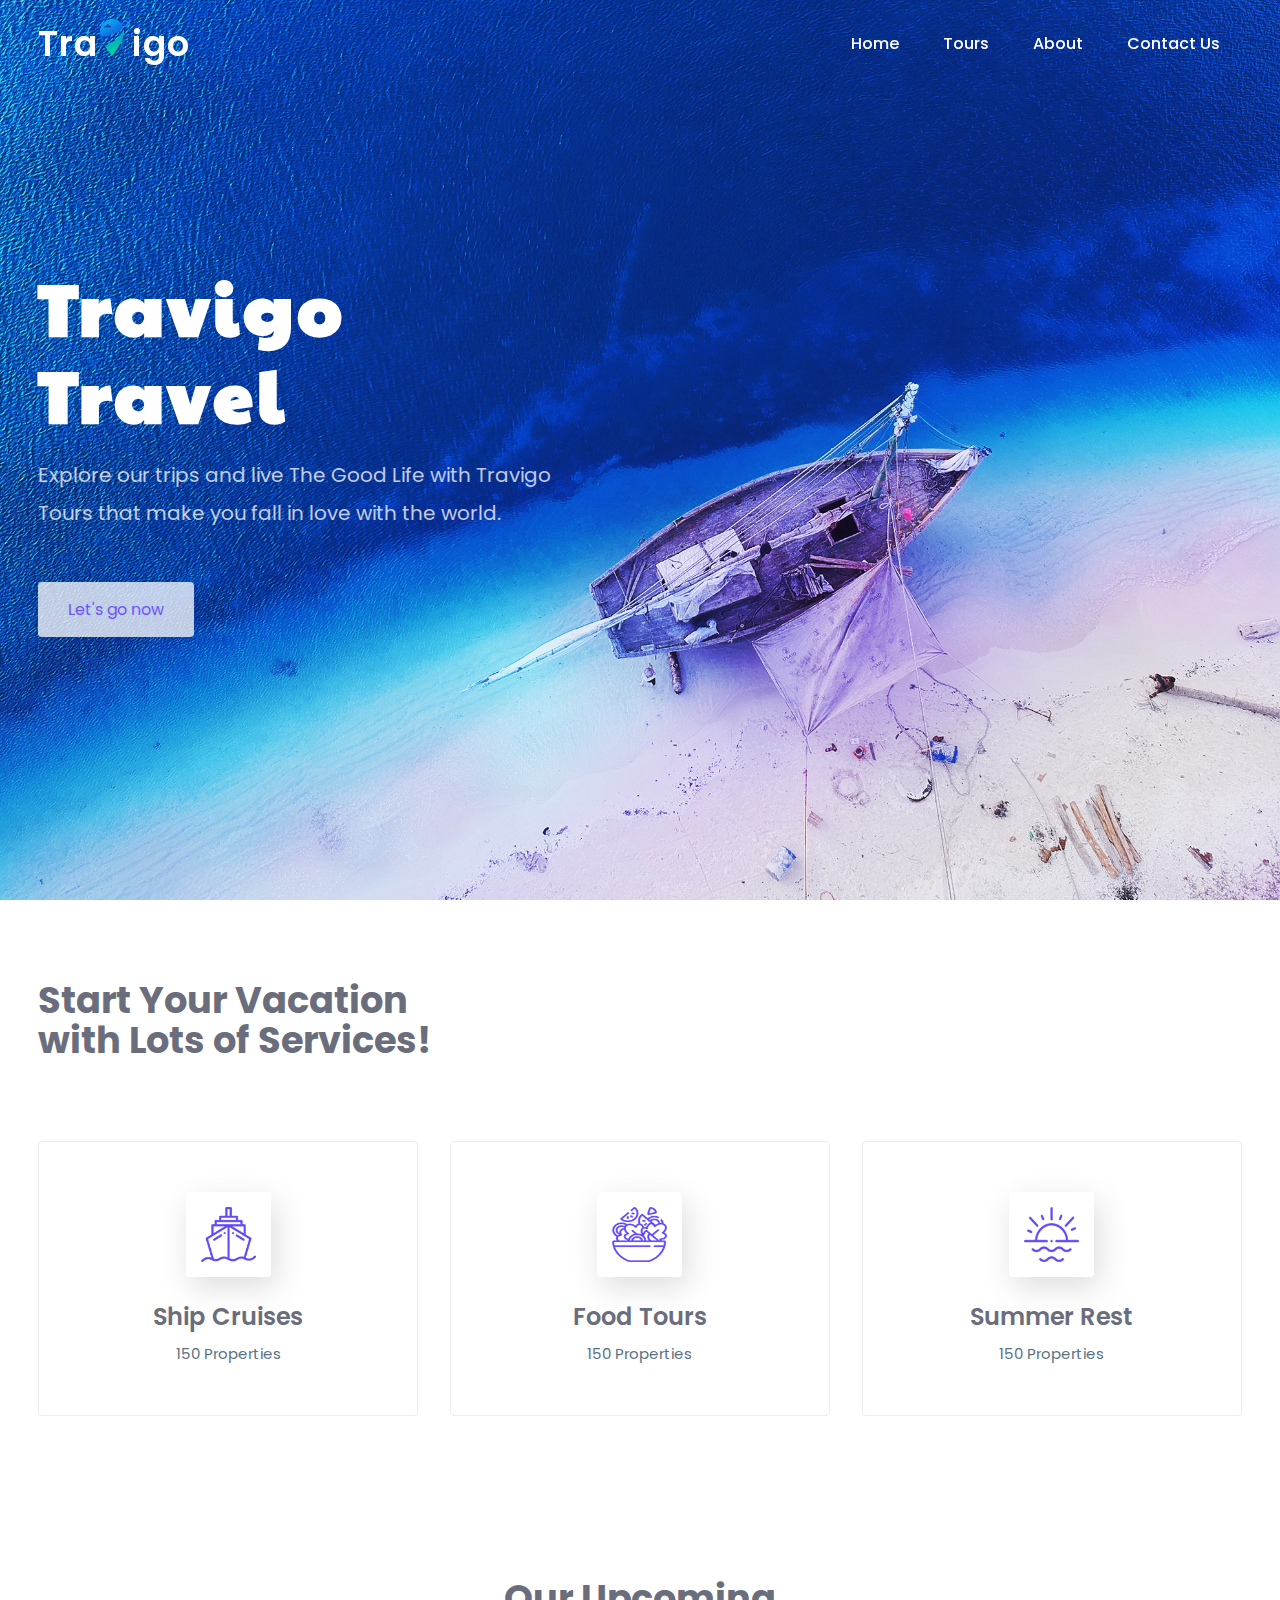
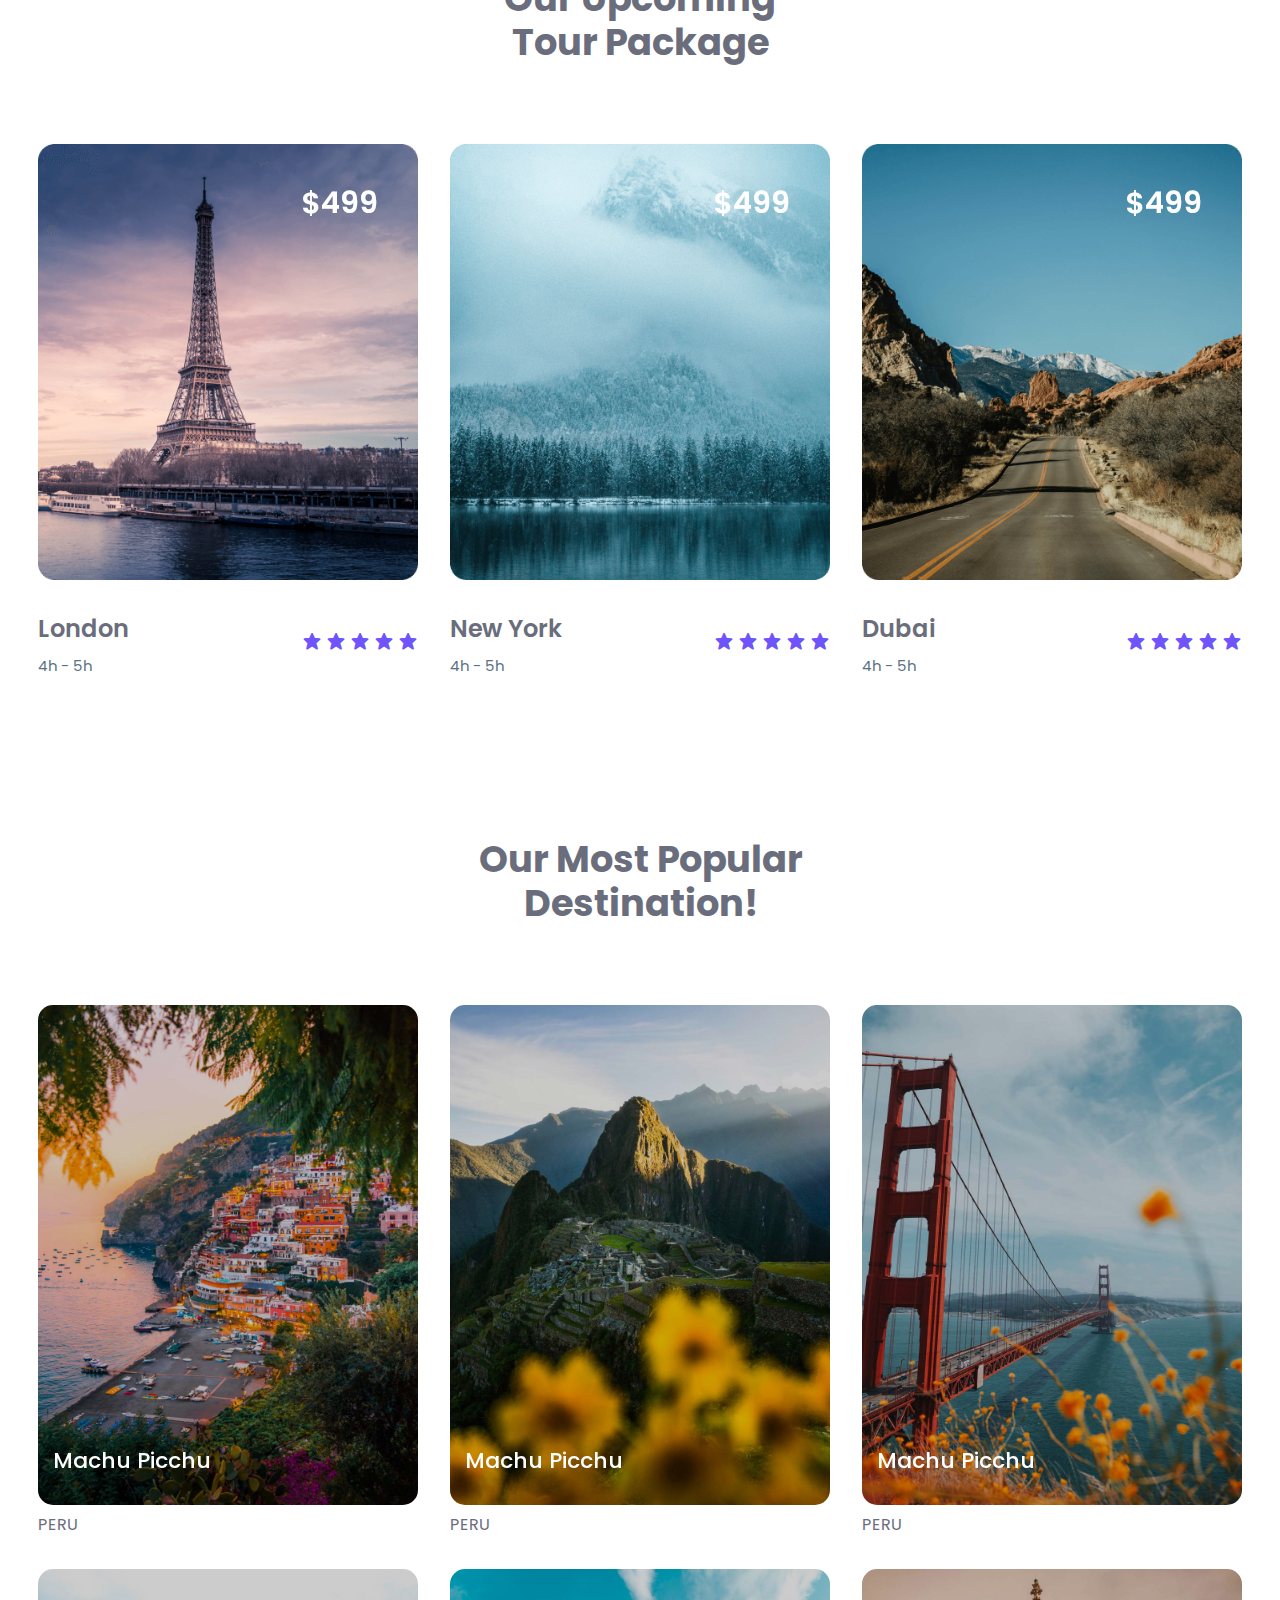
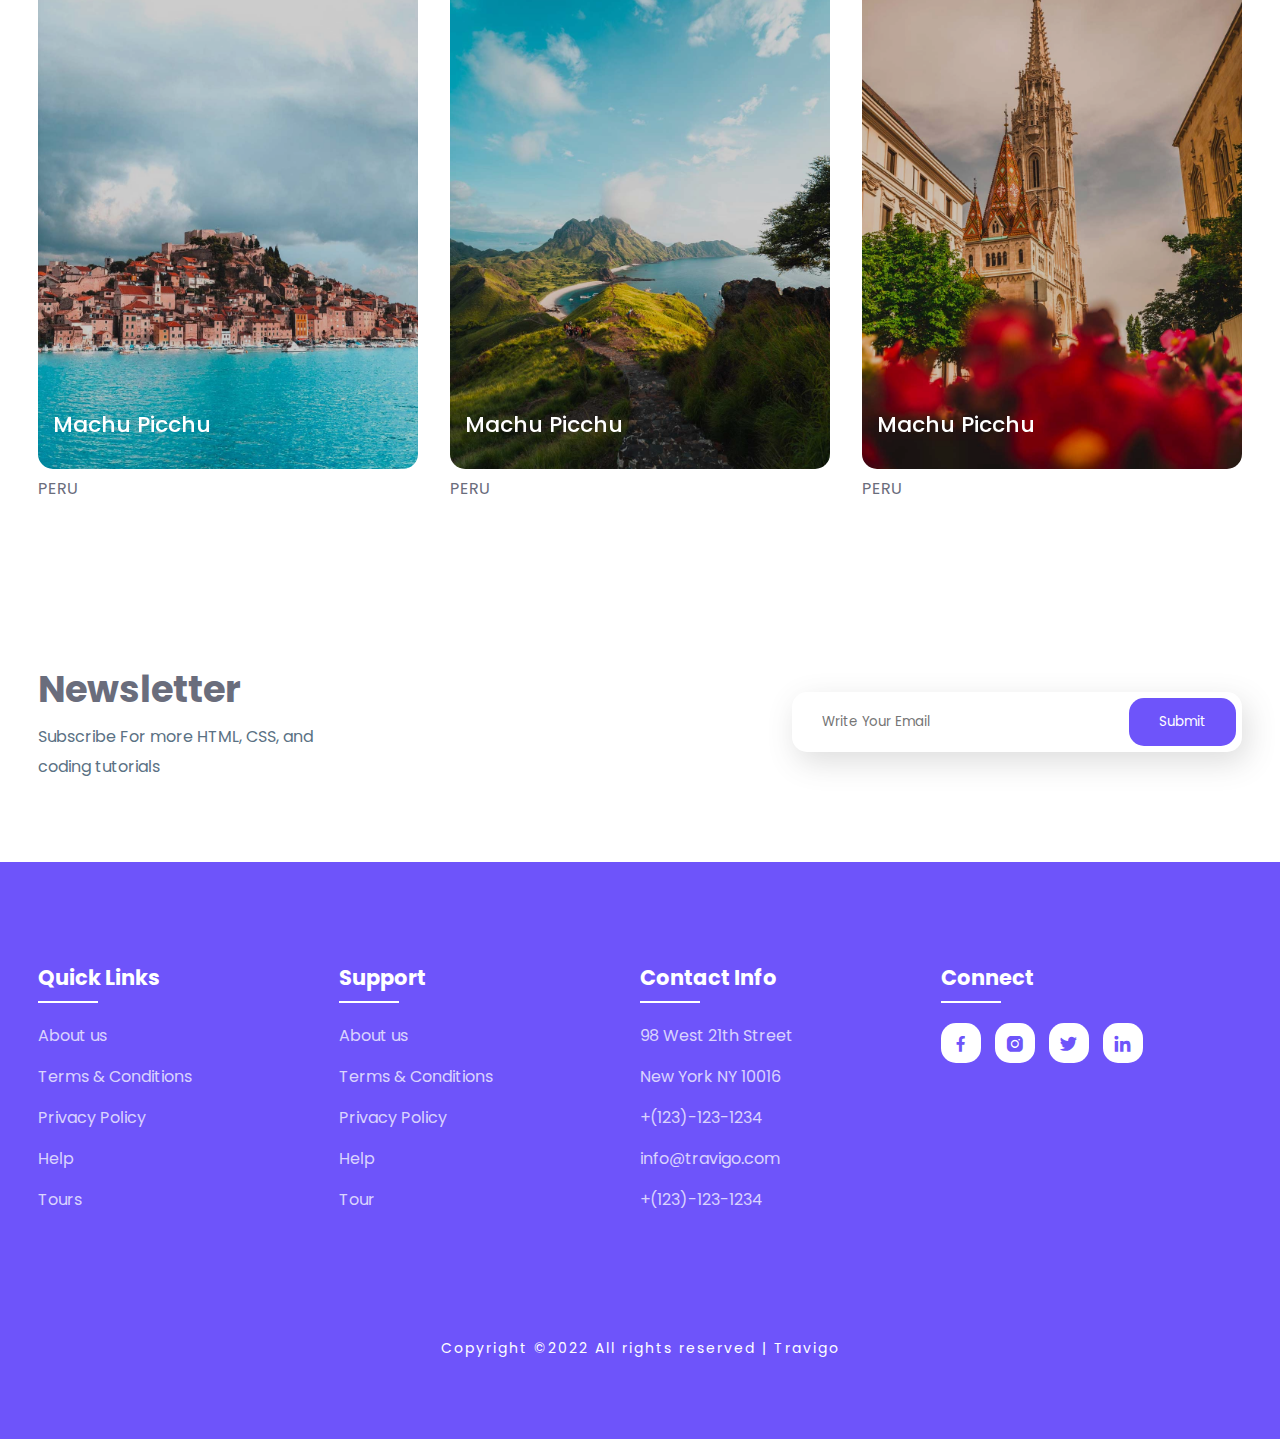
<file: index.html>
<!DOCTYPE html>
<html>
<head>
	<meta charset="utf-8">
	<meta name="viewport" content="width=device-width, initial-scale=1">
	<title>Travigo - Travel for everyone</title>
	<link rel="stylesheet" type="text/css" href="css/style.css">

	<link rel="stylesheet"
  href="https://unpkg.com/boxicons@latest/css/boxicons.min.css">

  <link rel="preconnect" href="https://fonts.googleapis.com">
  <link rel="preconnect" href="https://fonts.gstatic.com" crossorigin>
  <link href="https://fonts.googleapis.com/css2?family=Paytone+One&family=Poppins:wght@100;200;300;400;500;600;700;800;900&display=swap" rel="stylesheet">

</head>
<body>
	<!--header--->
	<header>
		<a href="#" class="logo">
			Tra<img src="./img/Untitled_design-12-removebg-preview.png" alt="logo" width="34px" height="37">igo
		</a>
		<div class="bx bx-menu" id="menu-icon"></div>

		<ul class="navbar">
			<li><a href="index.html">Home</a></li>
			<li><a href="./tours.html">Tours</a></li>
			<li><a href="about.html">About</a></li>
			<li><a href="./contact.html">Contact Us</a></li>
		</ul>
	</header>

	<!--Home section--->
	<section class="home" id="home">
		<div class="home-text">
			<h1>Travigo <br> Travel</h1>
			<p>Explore our trips and live The Good Life with Travigo <br> Tours that make you fall in love with the world.</p>
			<a href="#" class="home-btn">Let's go now</a>
		</div>
	</section>

	<!--container--->
	<section class="home_container">
		<div class="text">
			<h2>Start Your Vacation <br> with Lots of Services!</h2>
		</div>

		<div class="row-items">
			<div class="container-box">
				<div class="container-img">
					<img src="img/trip1.png">
				</div>
				<h4>Ship Cruises</h4>
				<p>150 Properties</p>
			</div>

			<div class="container-box">
				<div class="container-img">
					<img src="img/trip2.png">
				</div>
				<h4>Food Tours</h4>
				<p>150 Properties</p>
			</div>

			<div class="container-box">
				<div class="container-img">
					<img src="img/trip3.png">
				</div>
				<h4>Summer Rest</h4>
				<p>150 Properties</p>
			</div>

		</div>
	</section>

	<!--Package section--->
	<section class="package" id="package">
		<div class="title">
			<h2>Our Upcoming <br> Tour Package</h2>
		</div>

		<div class="package-content">
			<div class="box">
				<div class="thum">
					<img src="img/img1.png">
					<h3>$499</h3>
				</div>

				<div class="dest-content">
					<div class="location">
						<h4>London</h4>
						<p>4h - 5h</p>
					</div>
					<div class="stars">
						<a href="#"><i class='bx bxs-star'></i></a>
						<a href="#"><i class='bx bxs-star'></i></a>
						<a href="#"><i class='bx bxs-star'></i></a>
						<a href="#"><i class='bx bxs-star'></i></a>
						<a href="#"><i class='bx bxs-star'></i></a>
					</div>
				</div>
			</div>

			<div class="box">
				<div class="thum">
					<img src="img/img2.png">
					<h3>$499</h3>
				</div>

				<div class="dest-content">
					<div class="location">
						<h4>New York</h4>
						<p>4h - 5h</p>
					</div>
					<div class="stars">
						<a href="#"><i class='bx bxs-star'></i></a>
						<a href="#"><i class='bx bxs-star'></i></a>
						<a href="#"><i class='bx bxs-star'></i></a>
						<a href="#"><i class='bx bxs-star'></i></a>
						<a href="#"><i class='bx bxs-star'></i></a>
					</div>
				</div>
			</div>

			<div class="box">
				<div class="thum">
					<img src="img/img3.png">
					<h3>$499</h3>
				</div>

				<div class="dest-content">
					<div class="location">
						<h4>Dubai</h4>
						<p>4h - 5h</p>
					</div>
					<div class="stars">
						<a href="#"><i class='bx bxs-star'></i></a>
						<a href="#"><i class='bx bxs-star'></i></a>
						<a href="#"><i class='bx bxs-star'></i></a>
						<a href="#"><i class='bx bxs-star'></i></a>
						<a href="#"><i class='bx bxs-star'></i></a>
					</div>
				</div>
			</div>

		</div>
	</section>

	<!--destination section--->
	<section class="destination" id="destination">
		<div class="title">
			<h2>Our Most Popular <br> Destination!</h2>
		</div>

		<div class="destination-content">
			<div class="col-content">
				<img src="img/img-1.jpg">
				<h5>Machu Picchu</h5>
				<p>PERU</p>
			</div>

			<div class="col-content">
				<img src="img/img-2.jpg">
				<h5>Machu Picchu</h5>
				<p>PERU</p>
			</div>

			<div class="col-content">
				<img src="img/img-3.jpg">
				<h5>Machu Picchu</h5>
				<p>PERU</p>
			</div>

			<div class="col-content">
				<img src="img/img-4.jpg">
				<h5>Machu Picchu</h5>
				<p>PERU</p>
			</div>

			<div class="col-content">
				<img src="img/img-5.jpg">
				<h5>Machu Picchu</h5>
				<p>PERU</p>
			</div>

			<div class="col-content">
				<img src="img/img-6.jpg">
				<h5>Machu Picchu</h5>
				<p>PERU</p>
			</div>

		</div>
	</section>

	<!--Newsletter--->
	<section class="newsletter">
		<div class="news-text">
			<h2>Newsletter</h2>
			<p>Subscribe For more HTML, CSS, and <br> coding tutorials</p>
		</div>

		<div class="send">
			<form>
				<input type="email" placeholder="Write Your Email" required>
				<input type="submit" value="Submit">
			</form>
		</div>
	</section>

	<!--footer--->
	<section id="contact">
		<div class="footer">
			<div class="main">
				<div class="list">
					<h4>Quick Links</h4>
					<ul>
						<li><a href="#">About us</a></li>
						<li><a href="#">Terms & Conditions</a></li>
						<li><a href="#">Privacy Policy</a></li>
						<li><a href="#">Help</a></li>
						<li><a href="#">Tours</a></li>
					</ul>
				</div>

				<div class="list">
					<h4>Support</h4>
					<ul>
						<li><a href="#">About us</a></li>
						<li><a href="#">Terms & Conditions</a></li>
						<li><a href="#">Privacy Policy</a></li>
						<li><a href="#">Help</a></li>
						<li><a href="#">Tour</a></li>
					</ul>
				</div>

				<div class="list">
					<h4>Contact Info</h4>
					<ul>
						<li><a href="#">98 West 21th Street</a></li>
						<li><a href="#">New York NY 10016</a></li>
						<li><a href="#">+(123)-123-1234</a></li>
						<li><a href="#">info@travigo.com</a></li>
						<li><a href="#">+(123)-123-1234</a></li>
					</ul>
				</div>

				<div class="list">
					<h4>Connect</h4>
					<div class="social">
						<a href="#"><i class='bx bxl-facebook' ></i></a>
						<a href="#"><i class='bx bxl-instagram-alt' ></i></a>
						<a href="#"><i class='bx bxl-twitter' ></i></a>
						<a href="#"><i class='bx bxl-linkedin' ></i></a>
					</div>
				</div>
			</div>
		</div>

		<div class="end-text">
			<p>Copyright ©2022 All rights reserved | Travigo</p>
		</div>
	</section>

	<!--link to js--->
	<script type="text/javascript" src="js/script.js"></script>

</body>
</html>
</file>
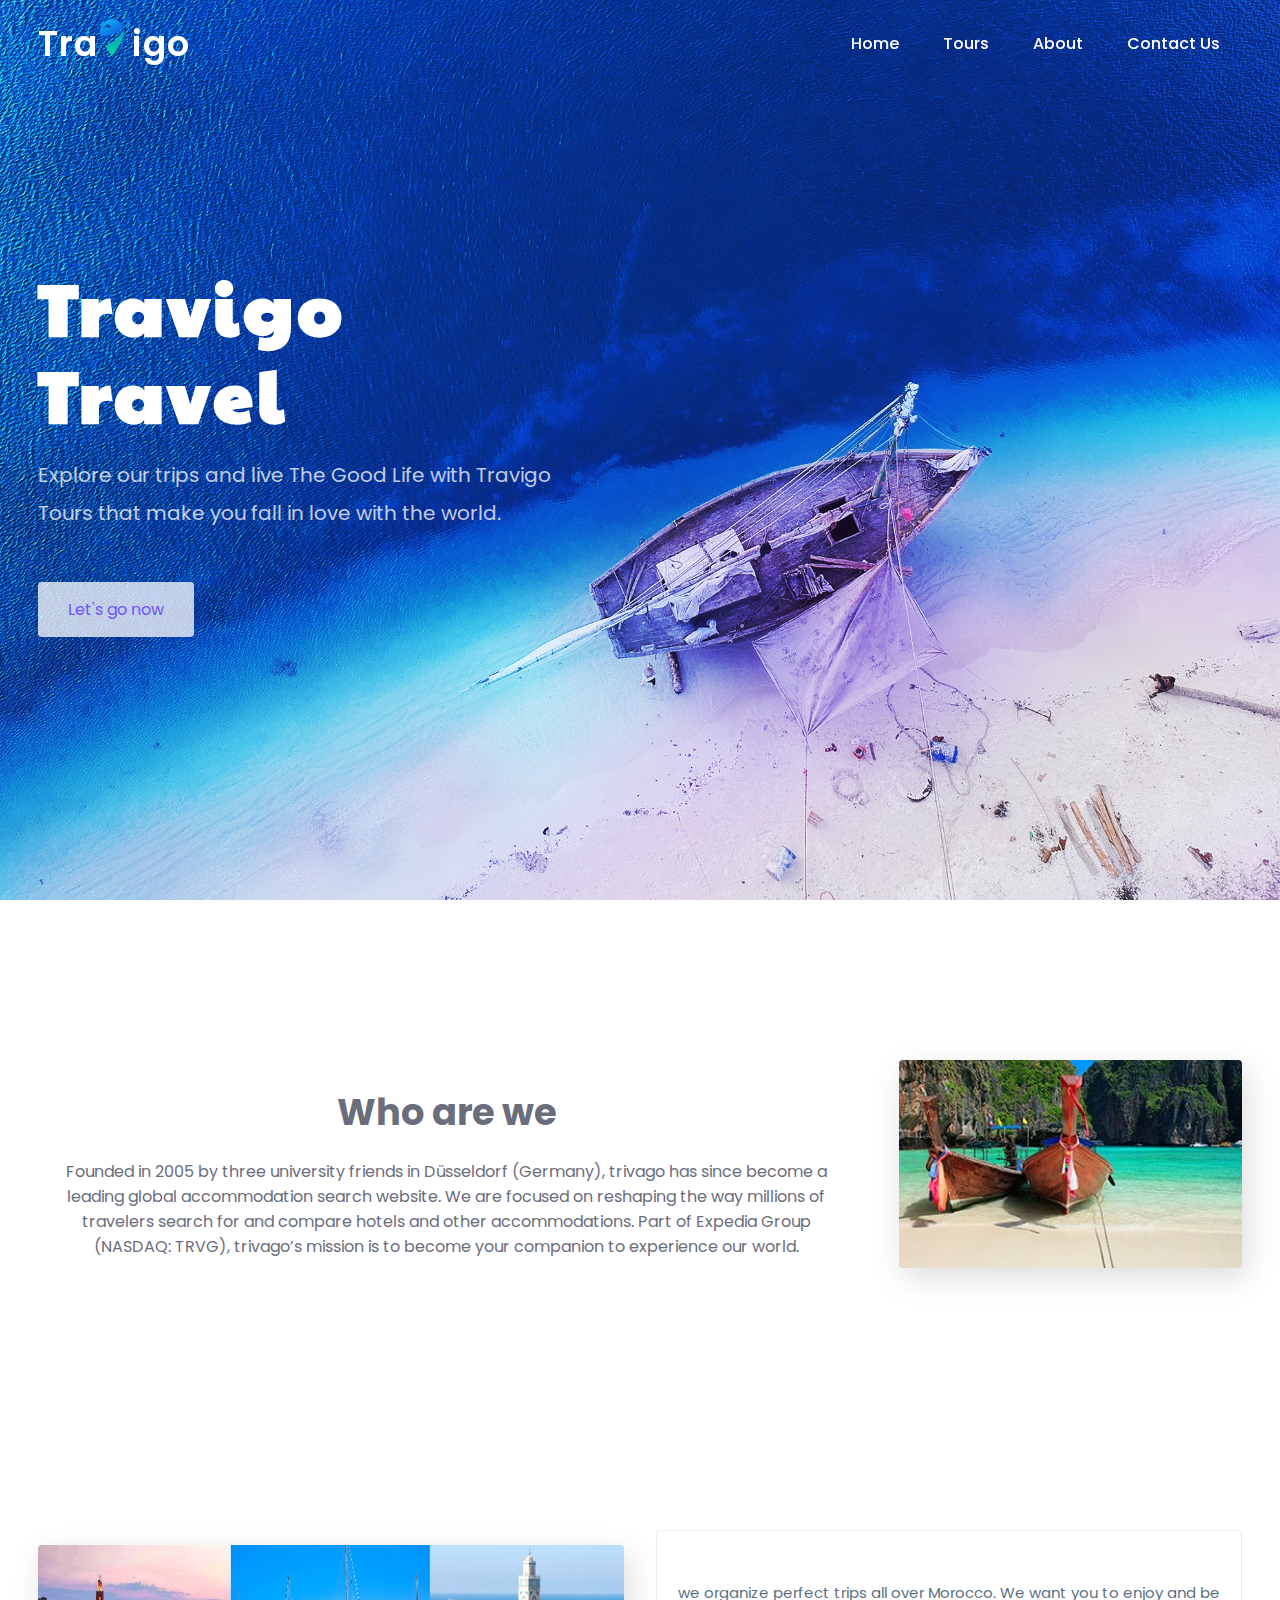
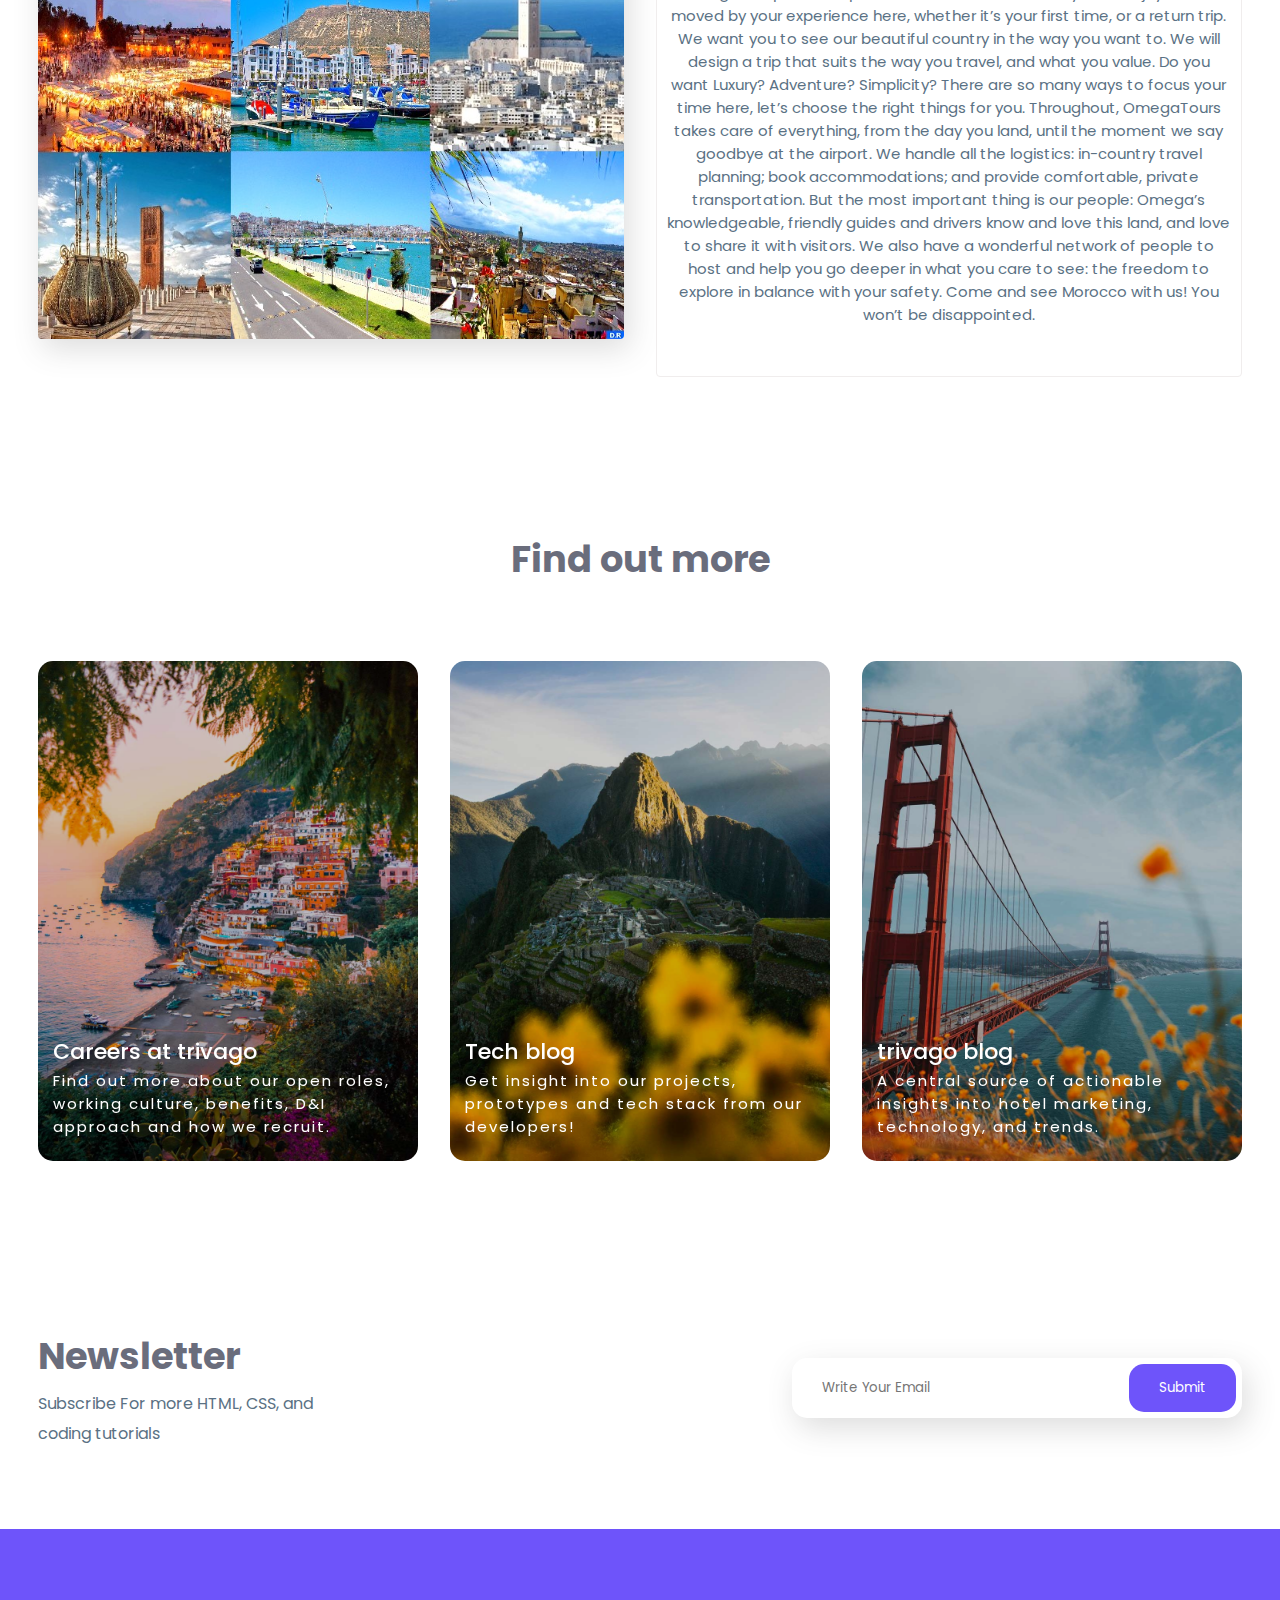
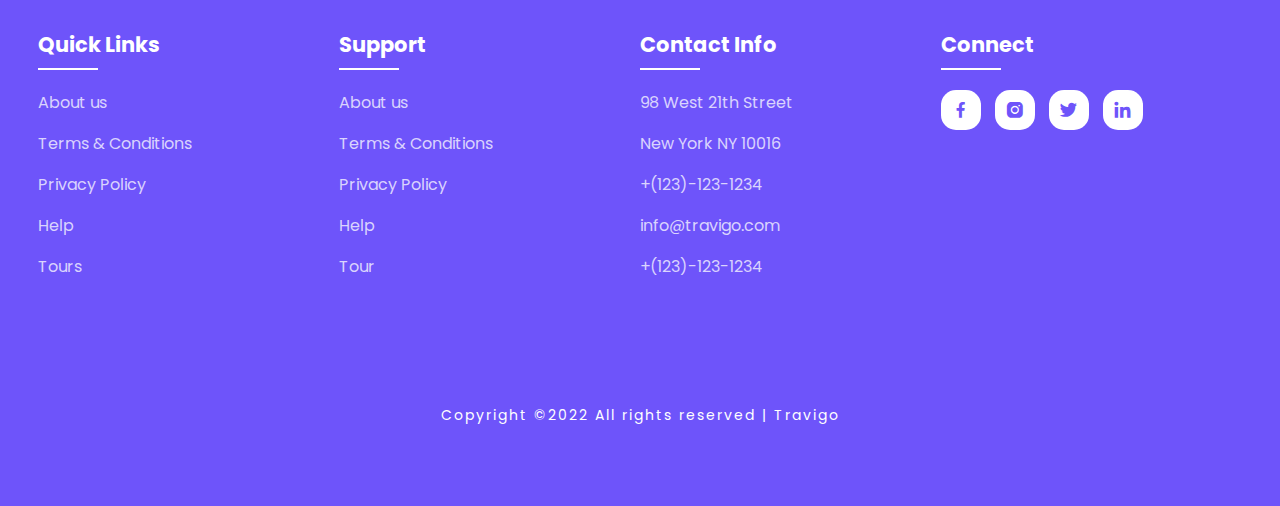
<file: about.html>
<!DOCTYPE html>
<html>
<head>
	<meta charset="utf-8">
	<meta name="viewport" content="width=device-width, initial-scale=1">
	<title>Travigo - Travel for everyone</title>
	<link rel="stylesheet" type="text/css" href="css/style.css">

	<link rel="stylesheet"
  href="https://unpkg.com/boxicons@latest/css/boxicons.min.css">

  <link rel="preconnect" href="https://fonts.googleapis.com">
  <link rel="preconnect" href="https://fonts.gstatic.com" crossorigin>
  <link href="https://fonts.googleapis.com/css2?family=Paytone+One&family=Poppins:wght@100;200;300;400;500;600;700;800;900&display=swap" rel="stylesheet">

</head>
<body>
	<!--header--->
	<header>
		<a href="#" class="logo">
			Tra<img src="./img/Untitled_design-12-removebg-preview.png" alt="logo" width="34px" height="37">igo
		</a>
		<div class="bx bx-menu" id="menu-icon"></div>

		<ul class="navbar">
			<li><a href="index.html">Home</a></li>
			<li><a href="./tours.html">Tours</a></li>
			<li><a href="about.html">About</a></li>
			<li><a href="./contact.html">Contact Us</a></li>
		</ul>
	</header>

	<!--Home section--->
	<section class="home" id="home">
		<div class="home-text">
			<h1>Travigo <br> Travel</h1>
			<p>Explore our trips and live The Good Life with Travigo <br> Tours that make you fall in love with the world.</p>
			<a href="#" class="home-btn">Let's go now</a>
		</div>
	</section>

	<!--container--->
	<section class="about_container">

		<div class="row-items">
			<div class="container">
				
				<div class="title">
					<h2>Who are we</h2>
				</div>
				<br>
				<p>Founded in 2005 by three university friends in Düsseldorf (Germany), trivago has since become a leading global accommodation search website. We are focused on reshaping the way millions of travelers search for and compare hotels and other accommodations. Part of Expedia Group (NASDAQ: TRVG), trivago’s mission is to become your companion to experience our world. </p>
			</div>
			<div class="container-img-b">
				<img src="img/tourism.jpg">
			</div>

		</div>
	</section>

	<!--container--->
	<section class="about_container">
		<div class="row-items">
			<div class="container-img-b">
				<img src="img/maroc.jpg">
			</div>
			<div class="container-box">
				<p>we organize perfect trips all over Morocco.
					We want you to enjoy and be moved by your experience here, whether it’s your first time, or a return trip.
					
					We want you to see our beautiful country in the way you want to.
					
					We will design a trip that suits the way you travel, and what you value.
					
					Do you want Luxury? Adventure? Simplicity? There are so many ways to focus your time here, let’s choose the right things for you.
					
					Throughout, OmegaTours takes care of everything, from the day you land, until the moment we say goodbye at the airport.
					
					We handle all the logistics: in-country travel planning; book accommodations; and provide comfortable, private transportation.
					
					But the most important thing is our people: Omega’s knowledgeable, friendly guides and drivers know and love this land, and love to share it with visitors.
					
					We also have a wonderful network of people to host and help you go deeper in what you care to see: the freedom to explore in balance with your safety.
					Come and see Morocco with us! You won’t be disappointed. </p>
			</div>
			

		</div>
	</section>

	<!--destination section--->
	<section class="destination" id="destination">
		<div class="title">
			<h2>Find out more</h2>
		</div>

		<div class="destination-content">
			<div class="blog-content">
				<img src="img/img-1.jpg">
				<h5>Careers at trivago</h5>
				<p>Find out more about our open roles, working culture, benefits, D&I approach and how we recruit.</p>
			</div>

			<div class="blog-content">
				<img src="img/img-2.jpg">
				<h5>Tech blog</h5>
				<p>Get insight into our projects, prototypes and tech stack from our developers!</p>
			</div>

			<div class="blog-content">
				<img src="img/img-3.jpg">
				<h5>trivago blog</h5>
				<p>A central source of actionable insights into hotel marketing, technology, and trends.</p>
			</div>

		</div>
	</section>

	<!--Newsletter--->
	<section class="newsletter">
		<div class="news-text">
			<h2>Newsletter</h2>
			<p>Subscribe For more HTML, CSS, and <br> coding tutorials</p>
		</div>

		<div class="send">
			<form>
				<input type="email" placeholder="Write Your Email" required>
				<input type="submit" value="Submit">
			</form>
		</div>
	</section>

	<!--footer--->
	<section id="contact">
		<div class="footer">
			<div class="main">
				<div class="list">
					<h4>Quick Links</h4>
					<ul>
						<li><a href="#">About us</a></li>
						<li><a href="#">Terms & Conditions</a></li>
						<li><a href="#">Privacy Policy</a></li>
						<li><a href="#">Help</a></li>
						<li><a href="#">Tours</a></li>
					</ul>
				</div>

				<div class="list">
					<h4>Support</h4>
					<ul>
						<li><a href="#">About us</a></li>
						<li><a href="#">Terms & Conditions</a></li>
						<li><a href="#">Privacy Policy</a></li>
						<li><a href="#">Help</a></li>
						<li><a href="#">Tour</a></li>
					</ul>
				</div>

				<div class="list">
					<h4>Contact Info</h4>
					<ul>
						<li><a href="#">98 West 21th Street</a></li>
						<li><a href="#">New York NY 10016</a></li>
						<li><a href="#">+(123)-123-1234</a></li>
						<li><a href="#">info@travigo.com</a></li>
						<li><a href="#">+(123)-123-1234</a></li>
					</ul>
				</div>

				<div class="list">
					<h4>Connect</h4>
					<div class="social">
						<a href="#"><i class='bx bxl-facebook' ></i></a>
						<a href="#"><i class='bx bxl-instagram-alt' ></i></a>
						<a href="#"><i class='bx bxl-twitter' ></i></a>
						<a href="#"><i class='bx bxl-linkedin' ></i></a>
					</div>
				</div>
			</div>
		</div>

		<div class="end-text">
			<p>Copyright ©2022 All rights reserved | Travigo</p>
		</div>
	</section>

	<!--link to js--->
	<script type="text/javascript" src="js/script.js"></script>

</body>
</html>
</file>
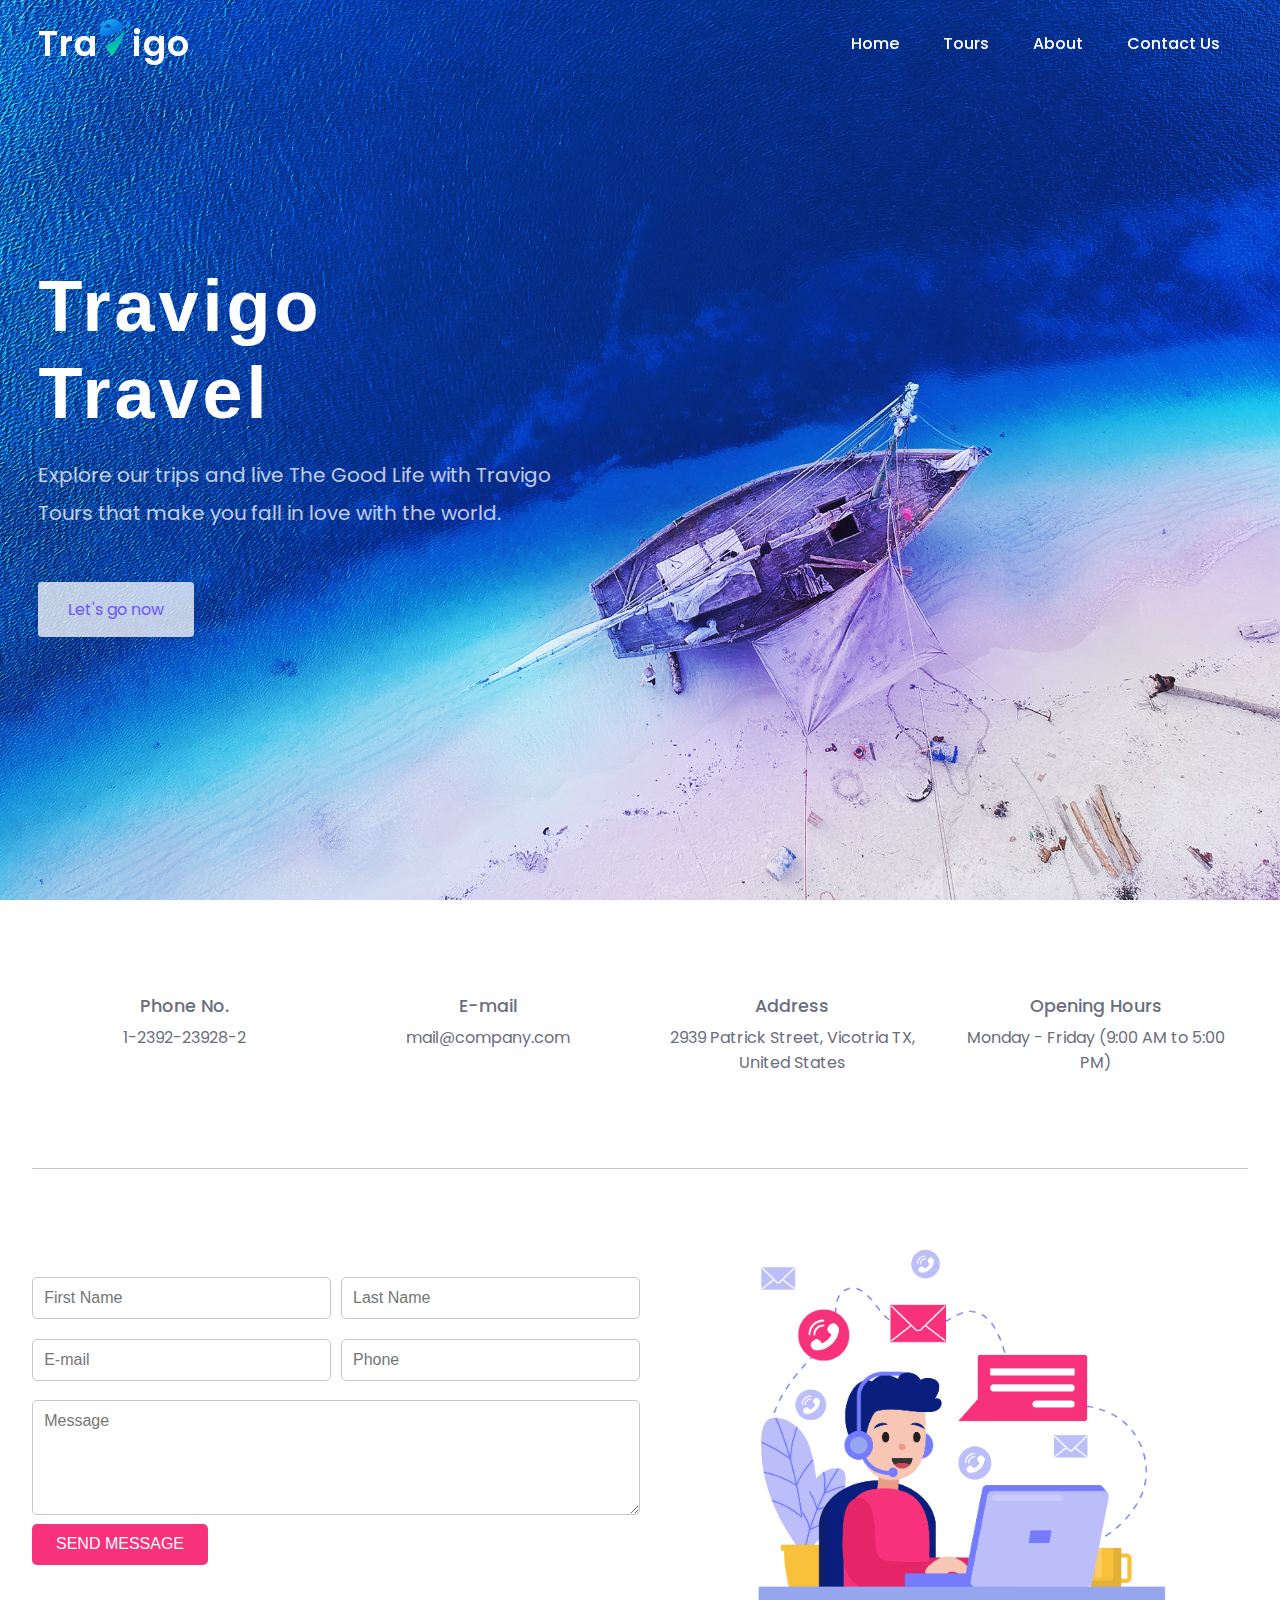
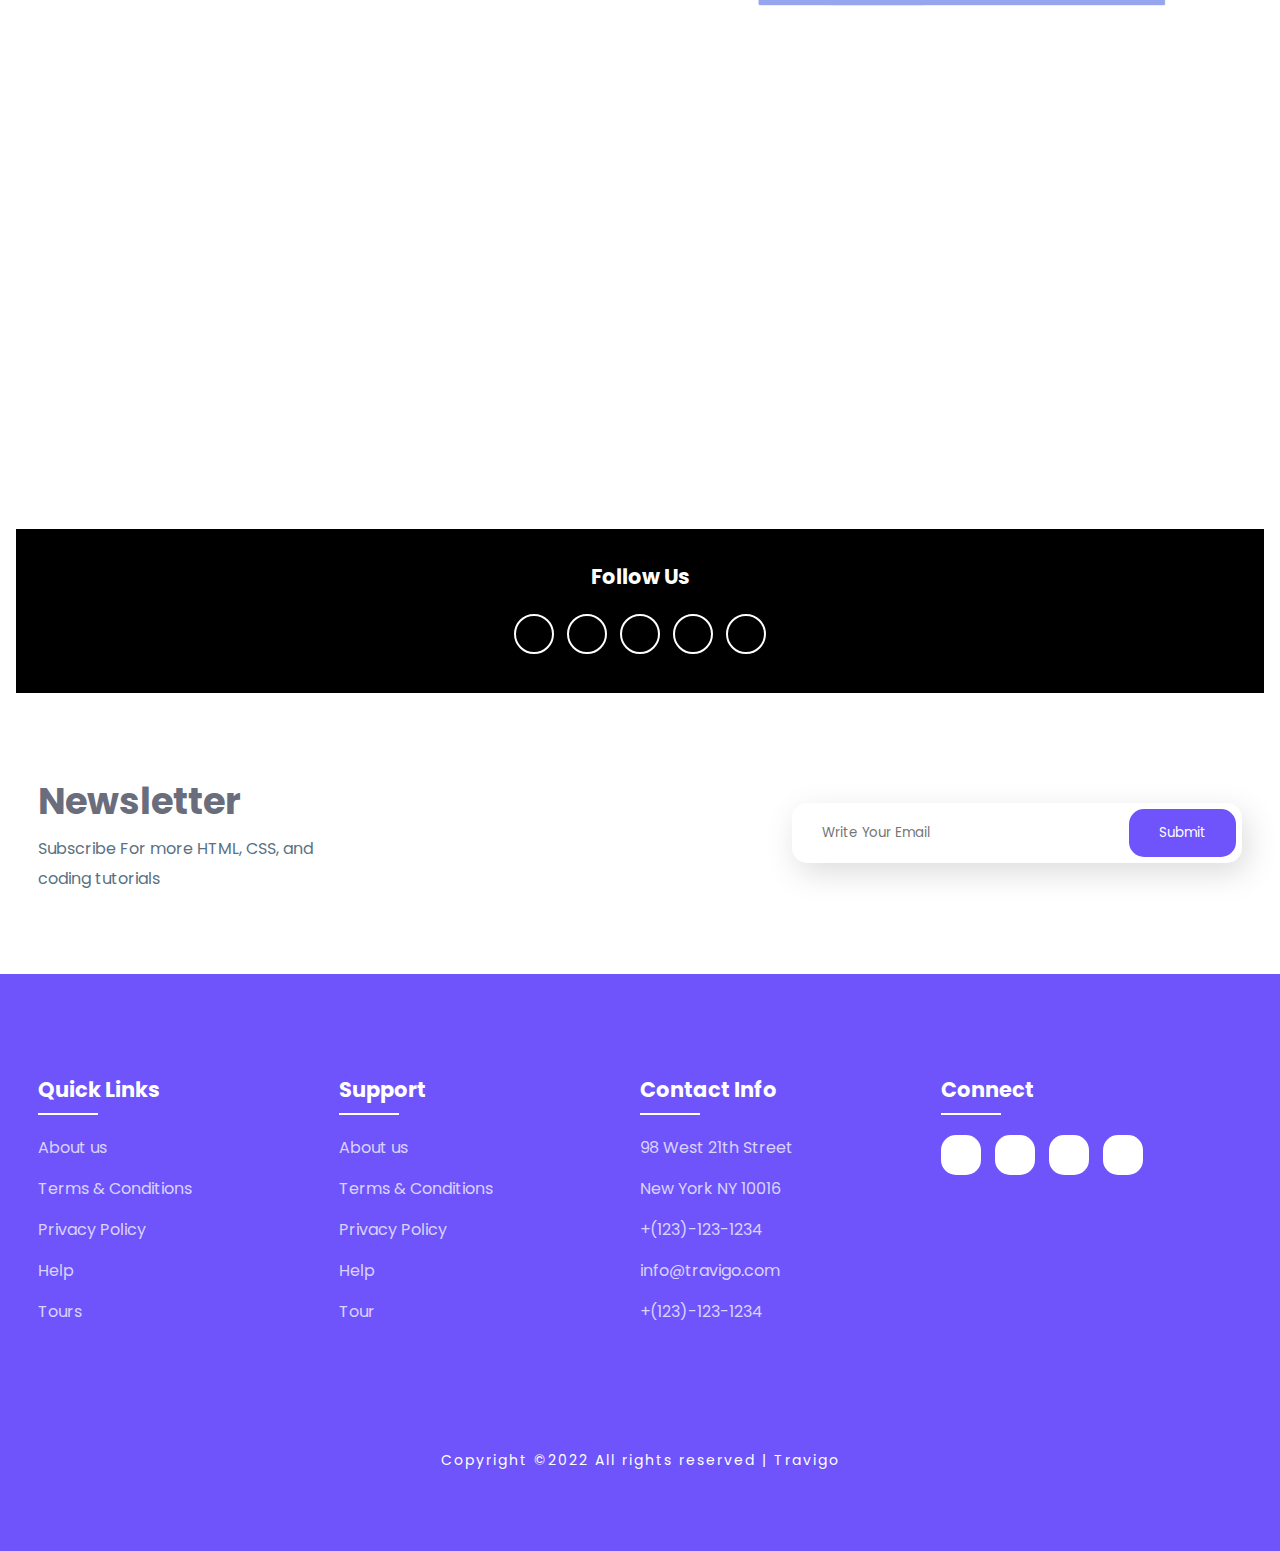
<file: contact.html>
<html lang="en">
<head>
    <meta charset="UTF-8">
    <meta http-equiv="X-UA-Compatible" content="IE=edge">
    <meta name="viewport" content="width=device-width, initial-scale=1.0">
    <title>Travigo - Travel for everyone</title>
    <link rel="stylesheet" type="text/css" href="css/style.css">
    <link rel="stylesheet" href="https://unicons.iconscout.com/release/v3.0.6/css/line.css">
</head>
<body>
    <header>
		<a href="#" class="logo">
			Tra<img src="./img/Untitled_design-12-removebg-preview.png" alt="logo" width="34px" height="37">igo
		</a>
		<div class="bx bx-menu" id="menu-icon"></div>

		<ul class="navbar">
			<li><a href="./index.html">Home</a></li>
			<li><a href="./tours.html">Tours</a></li>
			<li><a href="./about.html">About</a></li>
			<li><a href="./contact.html">Contact Us</a></li>
		</ul>
	</header>
    <section class="home" id="home">
		<div class="home-text">
			<h1>Travigo <br> Travel</h1>
			<p>Explore our trips and live The Good Life with Travigo <br> Tours that make you fall in love with the world.</p>
			<a href="#" class="home-btn">Let's go now</a>
		</div>
	</section>
    <!-- Contact section -->
    <section class="contact-body">
        <div class = "contact-body">
            <div class = "contact-info">
              <div>
                <span><i class="uil uil-phone"></i></span>
                <span>Phone No.</span>
                <span class = "text">1-2392-23928-2</span>
              </div>
              <div>
                <span><i class="uil uil-envelope"></i></span>
                <span>E-mail</span>
                <span class = "text">mail@company.com</span>
              </div>
              <div>
                <span><i class="uil uil-location-point"></i></i></span>
                <span>Address</span>
                <span class = "text">2939 Patrick Street, Vicotria TX, United States</span>
              </div>
              <div>
                <span><i class="uil uil-clock"></i></span>
                <span>Opening Hours</span>
                <span class = "text">Monday - Friday (9:00 AM to 5:00 PM)</span>
              </div>
            </div>
    
            <div class = "contact-form">
              <form>
                <div>
                  <input type = "text" class = "form-control" placeholder="First Name">
                  <input type = "text" class = "form-control" placeholder="Last Name">
                </div>
                <div>
                  <input type = "email" class = "form-control" placeholder="E-mail">
                  <input type = "text" class = "form-control" placeholder="Phone">
                </div>
                <textarea rows = "5" placeholder="Message" class = "form-control"></textarea>
                <input type = "submit" class = "send-btn" value = "send message">
              </form>
    
              <div>
                <img src = "./img/contact-png.png" alt = "">
              </div>
            </div>
          </div>
    
          <div class = "map">
            <iframe src="https://www.google.com/maps/embed?pb=!1m18!1m12!1m3!1d223700.1490386933!2d-97.11558670486288!3d28.829485511234168!2m3!1f0!2f0!3f0!3m2!1i1024!2i768!4f13.1!3m3!1m2!1s0x864266db2e2dac3b%3A0xeee20d566f63267d!2sVictoria%2C%20TX%2C%20USA!5e0!3m2!1sen!2snp!4v1604921178092!5m2!1sen!2snp" width="100%" height="450" frameborder="0" style="border:0;" allowfullscreen="" aria-hidden="false" tabindex="0"></iframe>
          </div>
    
          <div class = "contact-footer">
            <h3>Follow Us</h3>
            <div class = "social-links">
              <a href = "#" class = "uil uil-facebook-f"></a>
              <a href = "#" class = "uil uil-twitter-alt"></a>
              <a href = "#" class = "uil uil-instagram"></a>
              <a href = "#" class = "uil uil-linkedin-alt"></a>
              <a href = "#" class = "uil uil-youtube"></a>
            </div>
          </div>

    </section>
    
    <!--Newsletter--->
    <section class="newsletter">
		<div class="news-text">
			<h2>Newsletter</h2>
			<p>Subscribe For more HTML, CSS, and <br> coding tutorials</p>
		</div>

		<div class="send">
			<form>
				<input type="email" placeholder="Write Your Email" required>
				<input type="submit" value="Submit">
			</form>
		</div>
	</section>
    <!--footer--->
	<section id="contact">
		<div class="footer">
			<div class="main">
				<div class="list">
					<h4>Quick Links</h4>
					<ul>
						<li><a href="#">About us</a></li>
						<li><a href="#">Terms & Conditions</a></li>
						<li><a href="#">Privacy Policy</a></li>
						<li><a href="#">Help</a></li>
						<li><a href="#">Tours</a></li>
					</ul>
				</div>

				<div class="list">
					<h4>Support</h4>
					<ul>
						<li><a href="#">About us</a></li>
						<li><a href="#">Terms & Conditions</a></li>
						<li><a href="#">Privacy Policy</a></li>
						<li><a href="#">Help</a></li>
						<li><a href="#">Tour</a></li>
					</ul>
				</div>

				<div class="list">
					<h4>Contact Info</h4>
					<ul>
						<li><a href="#">98 West 21th Street</a></li>
						<li><a href="#">New York NY 10016</a></li>
						<li><a href="#">+(123)-123-1234</a></li>
						<li><a href="#">info@travigo.com</a></li>
						<li><a href="#">+(123)-123-1234</a></li>
					</ul>
				</div>

				<div class="list">
					<h4>Connect</h4>
					<div class="social">
						<a href="#"><i class='uil uil-facebook-f' ></i></a>
						<a href="#"><i class='uil uil-instagram' ></i></a>
						<a href="#"><i class='uil uil-twitter-alt' ></i></a>
						<a href="#"><i class='uil uil-linkedin-alt' ></i></a>
					</div>
				</div>
			</div>
		</div>

		<div class="end-text">
			<p>Copyright ©2022 All rights reserved | Travigo</p>
		</div>
	</section>

	<!--link to js--->
	<script type="text/javascript" src="js/script.js"></script>
    
</body>
</html>
</file>
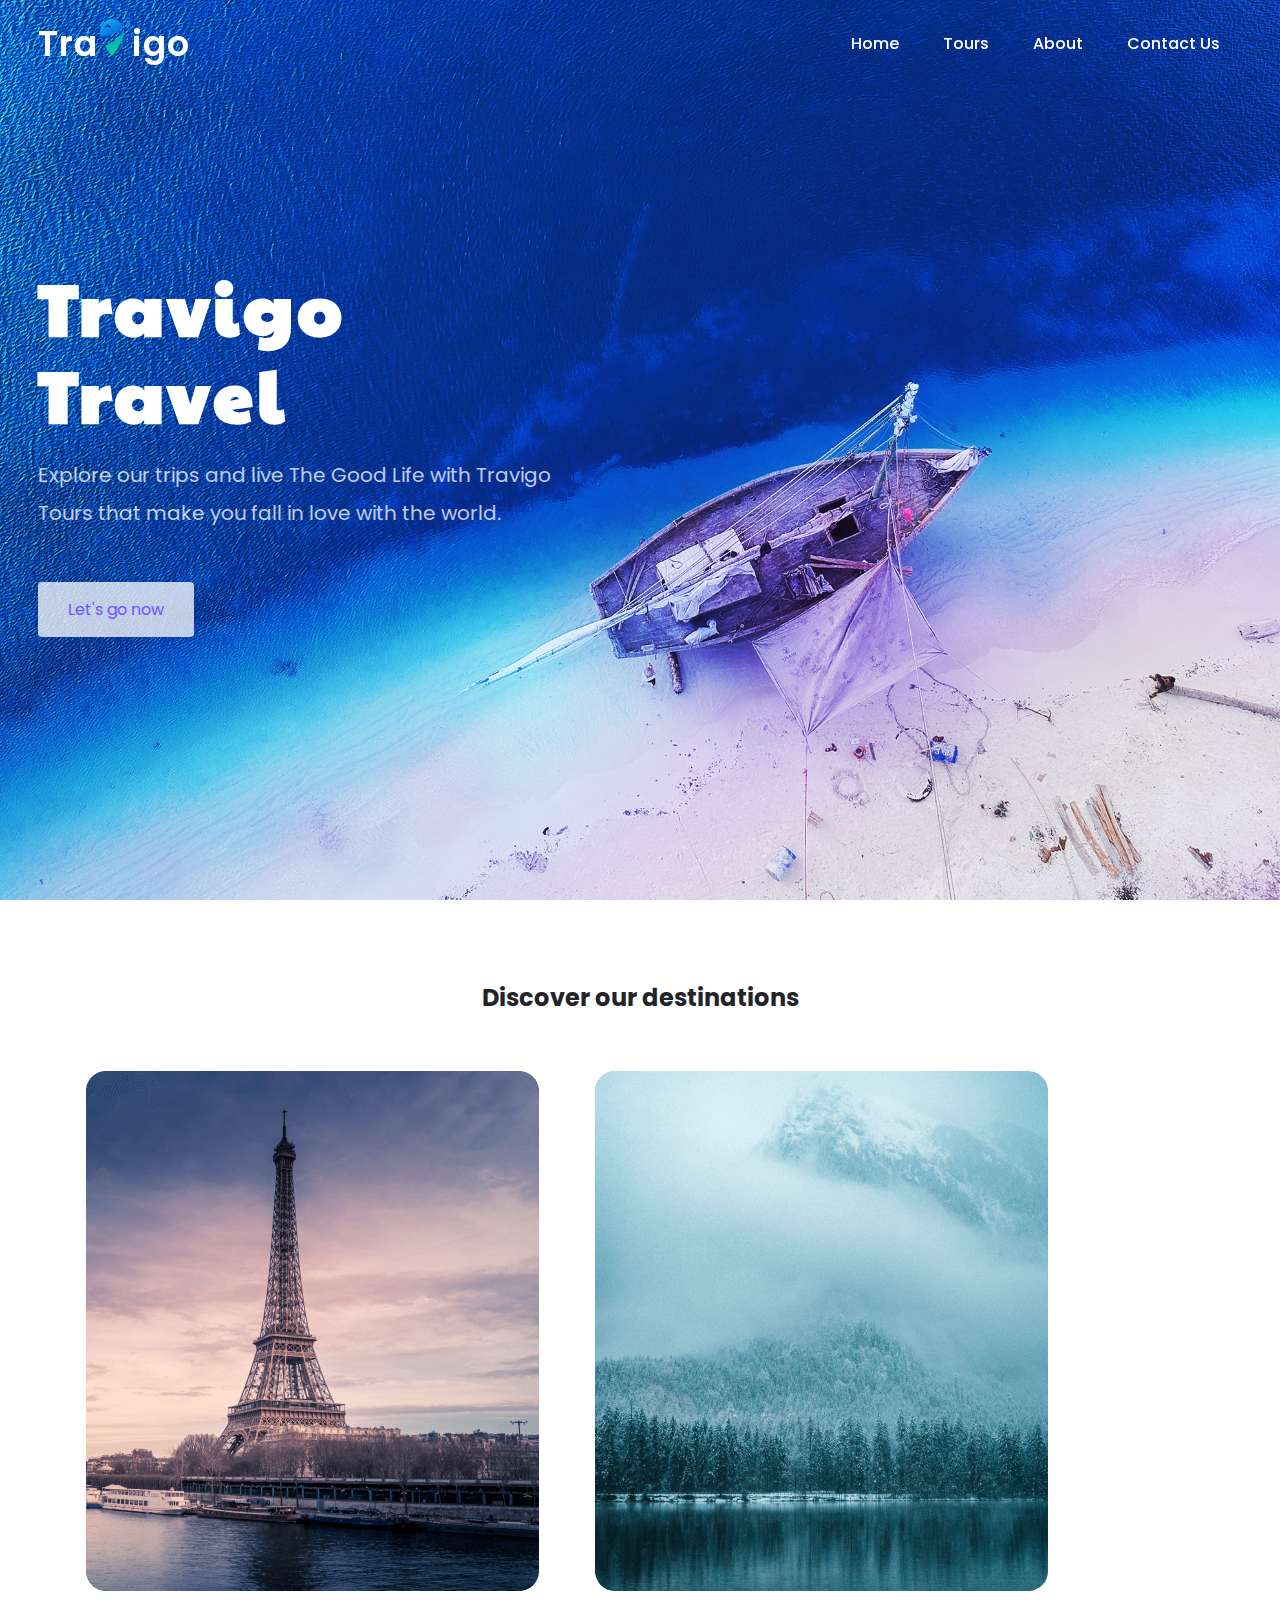
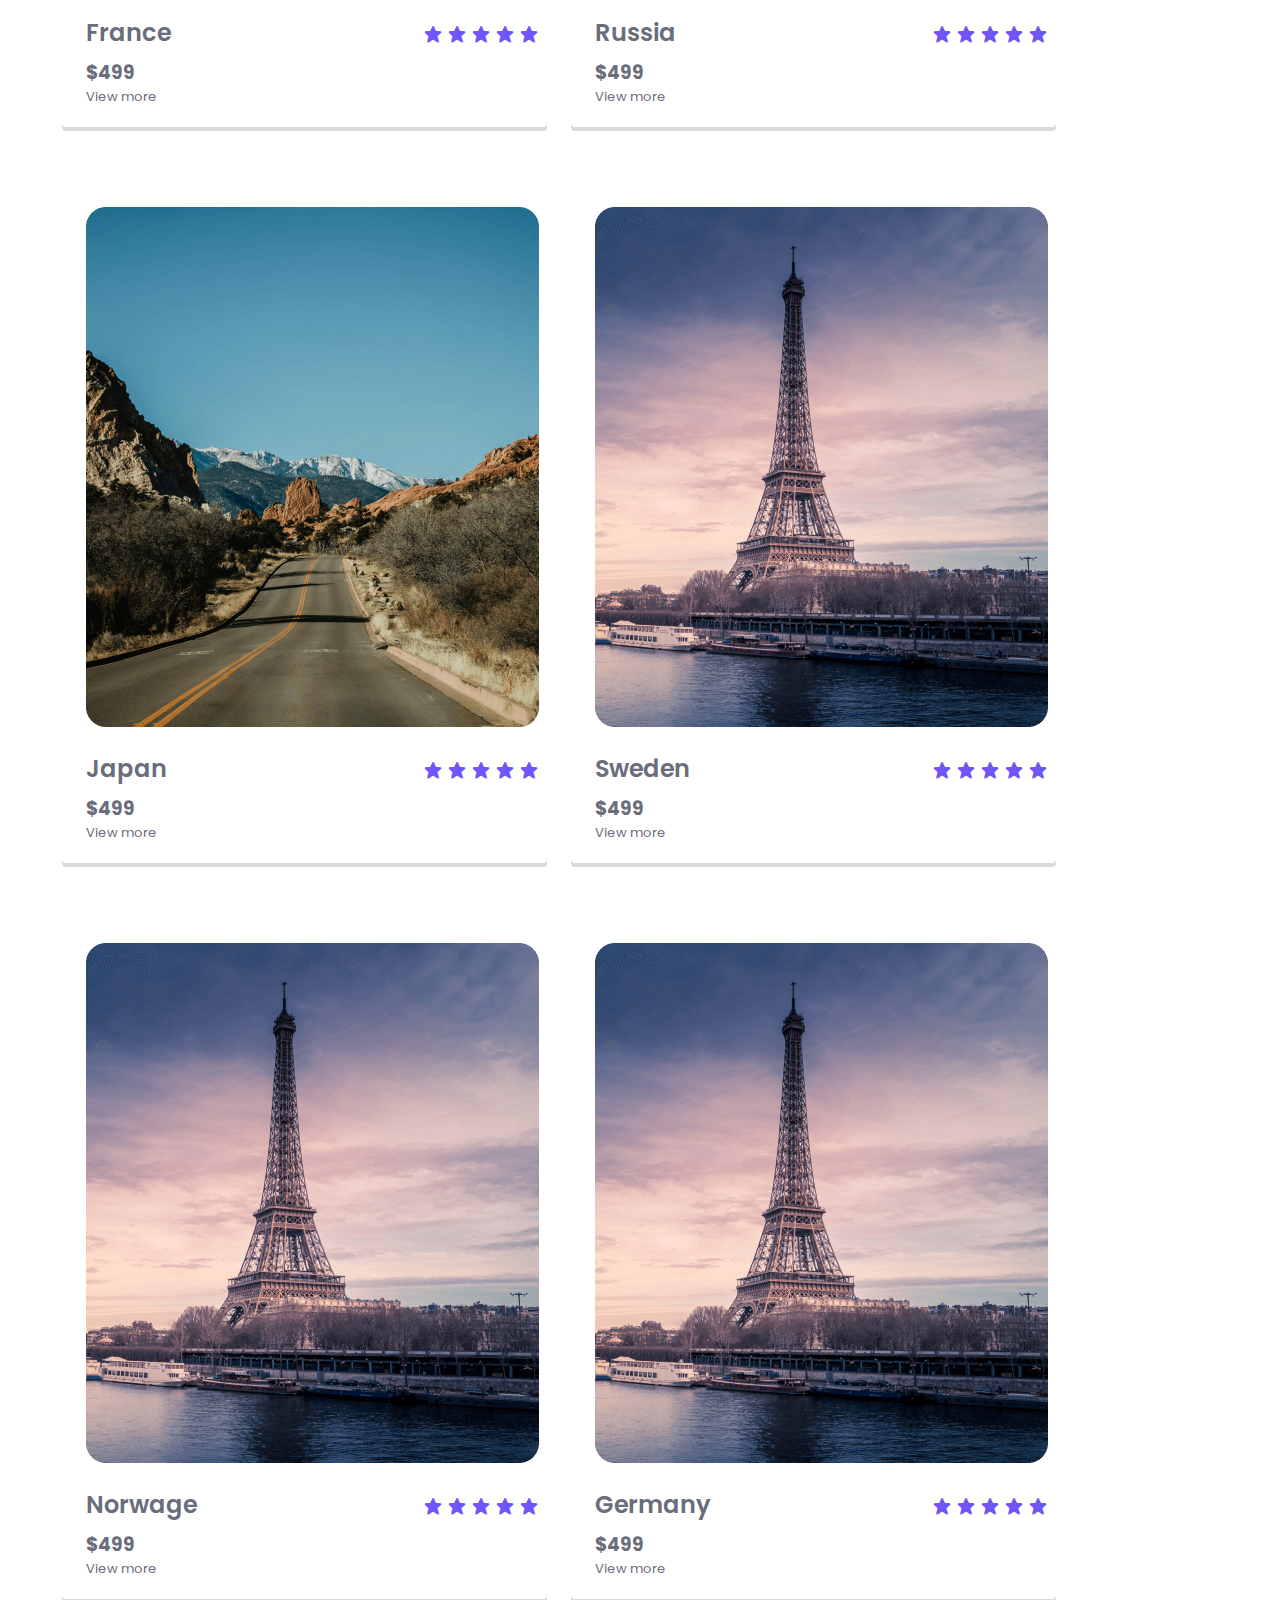
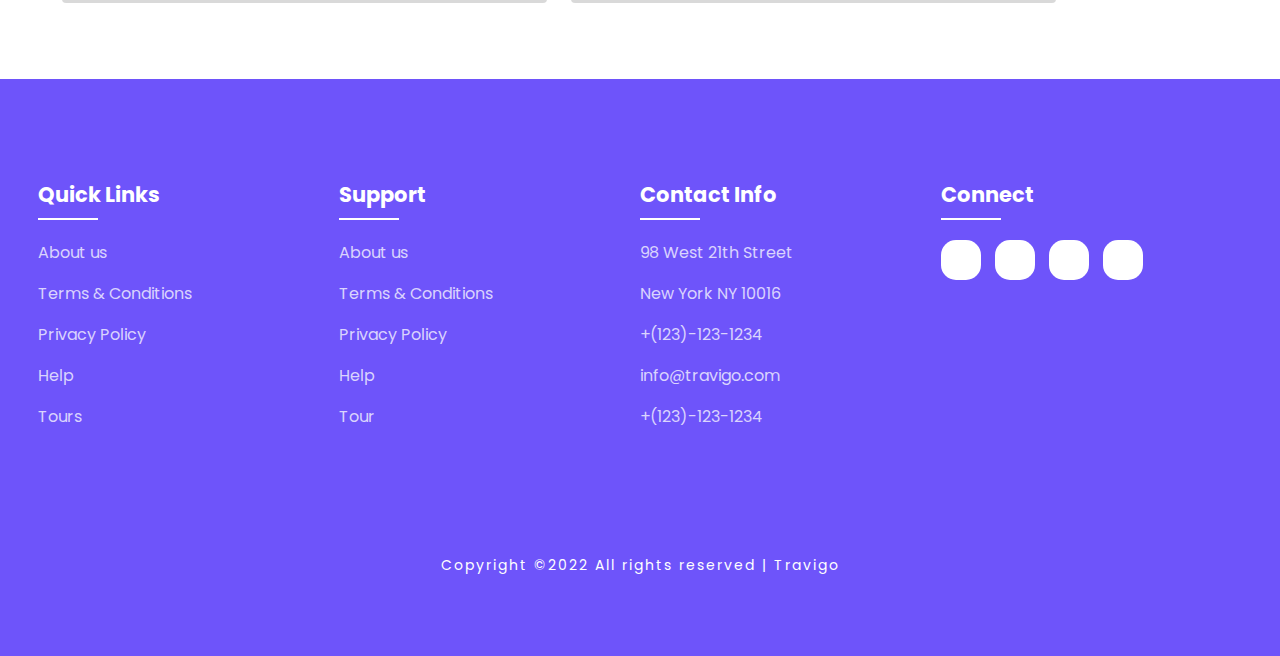
<file: tours.html>
<html lang="en">
<head>
    <meta charset="UTF-8">
    <meta http-equiv="X-UA-Compatible" content="IE=edge">
    <meta name="viewport" content="width=device-width, initial-scale=1.0">
    <title>Travigo - Travel for everyone</title>
    <link rel="stylesheet" type="text/css" href="css/style.css">
    <link rel="stylesheet" href="https://unicons.iconscout.com/release/v3.0.6/css/line.css">
    <link rel="stylesheet"
  href="https://unpkg.com/boxicons@latest/css/boxicons.min.css">

  <link rel="preconnect" href="https://fonts.googleapis.com">
  <link rel="preconnect" href="https://fonts.gstatic.com" crossorigin>
  <link href="https://fonts.googleapis.com/css2?family=Paytone+One&family=Poppins:wght@100;200;300;400;500;600;700;800;900&display=swap" rel="stylesheet">
</head>
<body>
    <header>
		<a href="#" class="logo">
			Tra<img src="./img/Untitled_design-12-removebg-preview.png" alt="logo" width="34px" height="37">igo
		</a>
		<div class="bx bx-menu" id="menu-icon"></div>

		<ul class="navbar">
			<li><a href="./index.html">Home</a></li>
			<li><a href="./tours.html">Tours</a></li>
			<li><a href="./about.html">About</a></li>
			<li><a href="./contact.html">Contact Us</a></li>
		</ul>
	</header>
    <section class="home" id="home">
		<div class="home-text">
			<h1>Travigo <br> Travel</h1>
			<p>Explore our trips and live The Good Life with Travigo <br> Tours that make you fall in love with the world.</p>
			<a href="#" class="home-btn">Let's go now</a>
		</div>
	</section>
    <!-- Destination -->
    <section class="services section" id="services">
        <h2 class="section__title">Discover our destinations</h2>
        <div class="services__container container grid">
               <!--==================== SERVICES 1 ====================-->
               <div class="services__content">
                <div>
                   <div class="box">
                    <img src="img/img1.png">
                    <div class="dest-content">
                        <div class="location">
                            <h4>France</h4>
                        </div>
                        <div class="stars">
                            <a href="#"><i class='bx bxs-star'></i></a>
                            <a href="#"><i class='bx bxs-star'></i></a>
                            <a href="#"><i class='bx bxs-star'></i></a>
                            <a href="#"><i class='bx bxs-star'></i></a>
                            <a href="#"><i class='bx bxs-star'></i></a>
                        </div>
                    </div>
                   </div>
                   <h3>$499</h3>
                </div>
                <span class="button button--flex button--small button--link services__button">
                    View more
                    <i class="uil uil-arrow-right button__icon"></i>
                </span>
                <div class="services__modal">
                    <div class="services__modal-content">
                        <h4 class="services__modal-title">Paris</h4>
                        <i class="uil uil-times services__modal-close"></i>
                        <ul class="services__modal-services grid">
                            <li class="services__modal-service">
                                <i class="uil uil-check-circle services__modal-icon"></i>
                                <p>Breakfest</p>
                            </li>
                            <li class="services__modal-service">
                                <i class="uil uil-check-circle services__modal-icon"></i>
                                <p>Disney Land</p>
                            </li>
                            <li class="services__modal-service">
                                <i class="uil uil-check-circle services__modal-icon"></i>
                                <p>Dinner</p>
                            </li>
                            <li class="services__modal-service">
                                <i class="uil uil-check-circle services__modal-icon"></i>
                                <p>Lap in effel tour</p>
                            </li>
                            <li class="services__modal-service">
                                <i class="uil uil-check-circle services__modal-icon"></i>
                                <p>Park</p>
                            </li>
                        </ul>
                    </div>
                </div>

             </div>
               <!--==================== SERVICES 2 ====================-->
               <div class="services__content">
                <div>
                   <div class="box">
                    <img src="img/img2.png">
                    <div class="dest-content">
                        <div class="location">
                            <h4>Russia</h4>
                        </div>
                        <div class="stars">
                            <a href="#"><i class='bx bxs-star'></i></a>
                            <a href="#"><i class='bx bxs-star'></i></a>
                            <a href="#"><i class='bx bxs-star'></i></a>
                            <a href="#"><i class='bx bxs-star'></i></a>
                            <a href="#"><i class='bx bxs-star'></i></a>
                        </div>
                    </div>
                   </div>
                   <h3>$499</h3>
                </div>
                <span class="button button--flex button--small button--link services__button">
                    View more
                    <i class="uil uil-arrow-right button__icon"></i>
                </span>
                <div class="services__modal">
                    <div class="services__modal-content">
                        <h4 class="services__modal-title">Mosco</h4>
                        <i class="uil uil-times services__modal-close"></i>
                        <ul class="services__modal-services grid">
                            <li class="services__modal-service">
                                <i class="uil uil-check-circle services__modal-icon"></i>
                                <p>Breakfest</p>
                            </li>
                            <li class="services__modal-service">
                                <i class="uil uil-check-circle services__modal-icon"></i>
                                <p>Rouge place</p>
                            </li>
                            <li class="services__modal-service">
                                <i class="uil uil-check-circle services__modal-icon"></i>
                                <p>Blanche place</p>
                            </li>
                            <li class="services__modal-service">
                                <i class="uil uil-check-circle services__modal-icon"></i>
                                <p>Dinner</p>
                            </li>
                            <li class="services__modal-service">
                                <i class="uil uil-check-circle services__modal-icon"></i>
                                <p>Trioumfalnaïa place</p>
                            </li>
                        </ul>
                    </div>
                </div>

             </div>
              <!--==================== SERVICES 3 ====================-->
              <div class="services__content">
                <div>
                   <div class="box">
                    <img src="img/img3.png">
                    
                    <div class="thum">
                        
                    </div>
                    <div class="dest-content">
                        <div class="location">
                            <h4>Japan</h4>
                        </div>
                        <div class="stars">
                            <a href="#"><i class='bx bxs-star'></i></a>
                            <a href="#"><i class='bx bxs-star'></i></a>
                            <a href="#"><i class='bx bxs-star'></i></a>
                            <a href="#"><i class='bx bxs-star'></i></a>
                            <a href="#"><i class='bx bxs-star'></i></a>
                        </div>
                    </div>
                   </div>
                   <h3>$499</h3>
                </div>
                <span class="button button--flex button--small button--link services__button">
                    View more
                    <i class="uil uil-arrow-right button__icon"></i>
                </span>
                <div class="services__modal">
                    <div class="services__modal-content">
                        <h4 class="services__modal-title">Tokyo</h4>
                        <i class="uil uil-times services__modal-close"></i>
                        <ul class="services__modal-services grid">
                            <li class="services__modal-service">
                                <i class="uil uil-check-circle services__modal-icon"></i>
                                <p>Breakfest</p>
                            </li>
                            <li class="services__modal-service">
                                <i class="uil uil-check-circle services__modal-icon"></i>
                                <p>Rouge place</p>
                            </li>
                            <li class="services__modal-service">
                                <i class="uil uil-check-circle services__modal-icon"></i>
                                <p>Blanche place</p>
                            </li>
                            <li class="services__modal-service">
                                <i class="uil uil-check-circle services__modal-icon"></i>
                                <p>Dinner</p>
                            </li>
                            <li class="services__modal-service">
                                <i class="uil uil-check-circle services__modal-icon"></i>
                                <p>Trioumfalnaïa place</p>
                            </li>
                        </ul>
                    </div>
                </div>

             </div>
              <!--==================== SERVICES 4 ====================-->
              <div class="services__content">
                <div>
                   <div class="box">
                    <img src="img/img1.png">
                    <div class="thum">
                        
                    </div>
                    <div class="dest-content">
                        <div class="location">
                            <h4>Sweden</h4>
                        </div>
                        <div class="stars">
                            <a href="#"><i class='bx bxs-star'></i></a>
                            <a href="#"><i class='bx bxs-star'></i></a>
                            <a href="#"><i class='bx bxs-star'></i></a>
                            <a href="#"><i class='bx bxs-star'></i></a>
                            <a href="#"><i class='bx bxs-star'></i></a>
                        </div>
                    </div>
                   </div>
                   <h3>$499</h3>
                </div>
                <span class="button button--flex button--small button--link services__button">
                    View more
                    <i class="uil uil-arrow-right button__icon"></i>
                </span>
                <div class="services__modal">
                    <div class="services__modal-content">
                        <h4 class="services__modal-title">Stokholm</h4>
                        <i class="uil uil-times services__modal-close"></i>
                        <ul class="services__modal-services grid">
                            <li class="services__modal-service">
                                <i class="uil uil-check-circle services__modal-icon"></i>
                                <p>Breakfest</p>
                            </li>
                            <li class="services__modal-service">
                                <i class="uil uil-check-circle services__modal-icon"></i>
                                <p>Rouge place</p>
                            </li>
                            <li class="services__modal-service">
                                <i class="uil uil-check-circle services__modal-icon"></i>
                                <p>Blanche place</p>
                            </li>
                            <li class="services__modal-service">
                                <i class="uil uil-check-circle services__modal-icon"></i>
                                <p>Dinner</p>
                            </li>
                            <li class="services__modal-service">
                                <i class="uil uil-check-circle services__modal-icon"></i>
                                <p>Trioumfalnaïa place</p>
                            </li>
                        </ul>
                    </div>
                </div>

             </div>

               <!--==================== SERVICES 5 ====================-->
               <div class="services__content">
                <div>
                   <div class="box">
                    <img src="img/img1.png">
                    
                    <div class="thum">
                        
                    </div>
                    <div class="dest-content">
                        <div class="location">
                            <h4>Norwage</h4>
                        </div>
                        <div class="stars">
                            <a href="#"><i class='bx bxs-star'></i></a>
                            <a href="#"><i class='bx bxs-star'></i></a>
                            <a href="#"><i class='bx bxs-star'></i></a>
                            <a href="#"><i class='bx bxs-star'></i></a>
                            <a href="#"><i class='bx bxs-star'></i></a>
                        </div>
                    </div>
                   </div>
                   <h3>$499</h3>
                </div>
                <span class="button button--flex button--small button--link services__button">
                    View more
                    <i class="uil uil-arrow-right button__icon"></i>
                </span>
                <div class="services__modal">
                    <div class="services__modal-content">
                        <h4 class="services__modal-title">Oslo</h4>
                        <i class="uil uil-times services__modal-close"></i>
                        <ul class="services__modal-services grid">
                            <li class="services__modal-service">
                                <i class="uil uil-check-circle services__modal-icon"></i>
                                <p>Breakfest</p>
                            </li>
                            <li class="services__modal-service">
                                <i class="uil uil-check-circle services__modal-icon"></i>
                                <p>Rouge place</p>
                            </li>
                            <li class="services__modal-service">
                                <i class="uil uil-check-circle services__modal-icon"></i>
                                <p>Blanche place</p>
                            </li>
                            <li class="services__modal-service">
                                <i class="uil uil-check-circle services__modal-icon"></i>
                                <p>Dinner</p>
                            </li>
                            <li class="services__modal-service">
                                <i class="uil uil-check-circle services__modal-icon"></i>
                                <p>Trioumfalnaïa place</p>
                            </li>
                        </ul>
                    </div>
                </div>
             </div>

               <!--==================== SERVICES 6 ====================-->
               <div class="services__content">
                <div>
                   <div class="box">
                    <img src="img/img1.png">
                    
                    <div class="thum">
                        
                    </div>
                    <div class="dest-content">
                        <div class="location">
                            <h4>Germany</h4>
                        </div>
                        <div class="stars">
                            <a href="#"><i class='bx bxs-star'></i></a>
                            <a href="#"><i class='bx bxs-star'></i></a>
                            <a href="#"><i class='bx bxs-star'></i></a>
                            <a href="#"><i class='bx bxs-star'></i></a>
                            <a href="#"><i class='bx bxs-star'></i></a>
                        </div>
                    </div>
                   </div>
                   <h3>$499</h3>
                </div>
                <span class="button button--flex button--small button--link services__button">
                    View more
                    <i class="uil uil-arrow-right button__icon"></i>
                </span>
                <div class="services__modal">
                    <div class="services__modal-content">
                        <h4 class="services__modal-title">Berlin</h4>
                        <i class="uil uil-times services__modal-close"></i>
                        <ul class="services__modal-services grid">
                            <li class="services__modal-service">
                                <i class="uil uil-check-circle services__modal-icon"></i>
                                <p>Breakfest</p>
                            </li>
                            <li class="services__modal-service">
                                <i class="uil uil-check-circle services__modal-icon"></i>
                                <p>Rouge place</p>
                            </li>
                            <li class="services__modal-service">
                                <i class="uil uil-check-circle services__modal-icon"></i>
                                <p>Blanche place</p>
                            </li>
                            <li class="services__modal-service">
                                <i class="uil uil-check-circle services__modal-icon"></i>
                                <p>Dinner</p>
                            </li>
                            <li class="services__modal-service">
                                <i class="uil uil-check-circle services__modal-icon"></i>
                                <p>Trioumfalnaïa place</p>
                            </li>
                        </ul>
                    </div>
                </div>
             </div>
        </div>
    </section>

    <!--footer--->
	<section id="contact">
		<div class="footer">
			<div class="main">
				<div class="list">
					<h4>Quick Links</h4>
					<ul>
						<li><a href="#">About us</a></li>
						<li><a href="#">Terms & Conditions</a></li>
						<li><a href="#">Privacy Policy</a></li>
						<li><a href="#">Help</a></li>
						<li><a href="#">Tours</a></li>
					</ul>
				</div>

				<div class="list">
					<h4>Support</h4>
					<ul>
						<li><a href="#">About us</a></li>
						<li><a href="#">Terms & Conditions</a></li>
						<li><a href="#">Privacy Policy</a></li>
						<li><a href="#">Help</a></li>
						<li><a href="#">Tour</a></li>
					</ul>
				</div>

				<div class="list">
					<h4>Contact Info</h4>
					<ul>
						<li><a href="#">98 West 21th Street</a></li>
						<li><a href="#">New York NY 10016</a></li>
						<li><a href="#">+(123)-123-1234</a></li>
						<li><a href="#">info@travigo.com</a></li>
						<li><a href="#">+(123)-123-1234</a></li>
					</ul>
				</div>

				<div class="list">
					<h4>Connect</h4>
					<div class="social">
						<a href="#"><i class='uil uil-facebook-f' ></i></a>
						<a href="#"><i class='uil uil-instagram' ></i></a>
						<a href="#"><i class='uil uil-twitter-alt' ></i></a>
						<a href="#"><i class='uil uil-linkedin-alt' ></i></a>
					</div>
				</div>
			</div>
		</div>

		<div class="end-text">
			<p>Copyright ©2022 All rights reserved | Travigo</p>
		</div>
	</section>

	<!--link to js--->
	<script type="text/javascript" src="js/script.js"></script>
</body>
</html>
</file>
<file: css/style.css>
@import url('https://fonts.googleapis.com/css2?family=Poppins:wght@400;500;600&display=swap');
*{
	padding: 0;
	margin: 0;
	box-sizing: border-box;
	font-family: 'Poppins', sans-serif;
	text-decoration: none;
	list-style: none;
	scroll-behavior: smooth;
}
:root{
	--bg-color: #fff;
	--text-color: #221314;
	--second-color: #5a7184;
	--main-color: #6e54fa;
	--big-font: 6rem;
	--h2-font: 3rem;
	--p-font: 1.1rem;


	--hue-color: 230; /*Purple 250 - Green 142 - Blue 230 - Pink 340*/

    /* HSL color mode */
    --first-color: hsl(var(--hue-color), 69%, 61%);
    --first-color-second: hsl(var(--hue-color), 69%, 61%);
    --first-color-alt: hsl(var(--hue-color), 57%, 53%);
    --first-color-lighter: hsl(var(--hue-color), 92%, 85%);
    --title-color: hsl(var(--hue-color), 8%, 15%);
    --text-color: hsl(var(--hue-color), 8%, 45%);
    --text-color-light: hsl(var(--hue-color), 8%, 65%);
    --input-color: hsl(var(--hue-color), 70%, 96%);
    --body-color: hsl(var(--hue-color), 60%, 99%);
    --container-color: #fff;

    /*========== Font and typography ==========*/
    --body-font: 'Poppins', sans-serif;

    /* .5rem = 8px, 1rem = 16px, 1.5rem = 24px ... */
    --big-font-size: 2rem;
    --h1-font-size: 1.5rem;
    --h2-font-size: 1.25rem;
    --h3-font-size: 1.125rem;
    --normal-font-size: .938rem;
    --small-font-size: .813rem;
    --smaller-font-size: .75rem;

    /*========== Font weight ==========*/
    --font-medium: 500;
    --font-semi-bold: 600;

    /*========== Margenes Bottom ==========*/
    /* .25rem = 4px, .5rem = 8px, .75rem = 12px ... */
    --mb-0-25: .25rem;
    --mb-0-5: .5rem;
    --mb-0-75: .75rem;
    --mb-1: 1rem;
    --mb-1-5: 1.5rem;
    --mb-2: 2rem;
    --mb-2-5: 2.5rem;
    --mb-3: 3rem;

    /*========== z index ==========*/
    --z-tooltip: 10;
    --z-fixed: 100;
    --z-modal: 1000;
}
body{
	background: var(--bg-color);
	color: var(--text-color);
}

header{
	position: fixed;
	top: 0;
	right: 0;
	width: 100%;
	z-index: 1000;
	display: flex;
	align-items: center;
	justify-content: space-between;
	background: transparent;
	padding: 30px 18%;
	transition: ease .40s;
}
.logo{
	font-size: 35px;
	font-weight: 600;
	letter-spacing: 1px;
	color: var(--bg-color);
}
.navbar{
	display: flex;
}
.navbar a{
	color: var(--bg-color);
	font-size: var(--p-font);
	font-weight: 500;
	padding: 10px 22px;
	border-radius: 4px;
	transition: ease .40s;
}
.navbar a:hover{
	background: var(--bg-color);
	color: var(--text-color);
	box-shadow: 5px 10px 30px rgb(85 85 85 / 20%);
	border-radius: 4px;
}
#menu-icon{
	color: var(--bg-color);
	font-size: 35px;
	z-index: 10001;
	cursor: pointer;
	display: none;
}

section{
	padding: 80px 18%;
}
.home{
	position: relative;
	width: 100%;
	height: 100vh;
	background: url(../img/background.jpg);
	background-size: cover;
	background-position: center;
	display: grid;
	grid-template-columns: repeat(1, 1fr);
	align-items: center;
}
.home-text h1{
	font-size: var(--big-font);
	line-height: 1.2;
	color: var(--bg-color);
	font-family: 'Paytone One', sans-serif;
	letter-spacing: 4px;
	margin-bottom: 20px;
}
.home-text p{
	color: #ffffffbf;
	font-size: 20px;
	font-weight: 400;
	line-height: 38px;
	margin-bottom: 50px;
}
.home-btn{
	display: inline-block;
	font-size: 16px;
	padding: 15px 30px;
	background: #ffffffbf;
	color: var(--main-color);
	border-radius: 4px;
	transition: ease .40s;
}
.home-btn:hover{
	background: var(--bg-color);
	transform: scale(1.1);
}
header.sticky{
	background: var(--bg-color);
	padding: 10px 18%;
	box-shadow: rgba(33,35,38, 0.1) 0px 10px 10px -10px;
}
.sticky .logo{
	color: var(--text-color);
}
.sticky .navbar a{
	color: var(--text-color);
} 

.text h2{
	font-size: var(--h2-font);
	line-height: 1.1;
}
.row-items{
	display: grid;
	grid-template-columns: repeat(auto-fit, minmax(250px, auto));
	grid-gap: 2rem;
	align-items: center;
	text-align: center;
	margin-top: 5rem;
}
.container-box{
	background: var(--bg-color);
	border: 1px solid #f0eded;
	padding: 50px 10px;
	border-radius: 4px;
	transition: all 1s ease 0s;
	cursor: pointer;
}
.container-img img{
	height: 85px;
	width: 85px;
	padding: 15px;
	background: var(--bg-color);
	box-shadow: 5px 10px 30px rgb(85 85 85 / 20%);
	border-radius: 4px;
	margin-bottom: 15px;
	cursor: pointer;
}
.container-img-b img{
	width: 100%;
	background: var(--bg-color);
	box-shadow: 5px 10px 30px rgb(85 85 85 / 20%);
	border-radius: 4px;
	margin-bottom: 15px;
	cursor: pointer;
}
.container-box h4{
	font-size: 24px;
	font-weight: 600;
	margin-bottom: 8px;
}
.container-box p{
	font-size: 15px;
	color: var(--second-color);
}
.container-box:hover{
	box-shadow: 5px 30px 56.1276px rgb(55 55 55 / 12%);
	border: 1px solid transparent;
	transform: translateY(-3px);
}

.title{
	text-align: center;
}
.title h2{
	font-size: var(--h2-font);
	line-height: 1.2;
}
.package-content{
	display: grid;
	grid-template-columns: repeat(auto-fit, minmax(200px, auto));
	grid-gap: 2rem;
	align-items: center;
	margin-top: 5rem;
}
.thum{
	position: relative;
	transition: all .3s cubic-bezier(.445,.05,.55,.95);
	will-change: filter;
	cursor: pointer;
}
.thum img{
	width: 100%;
	height: auto;
}
.thum h3{
	position: absolute;
	font-size: 30px;
	font-weight: 600;
	text-align: right;
	color: var(--bg-color);
	top: 36px;
	right: 40px;
}
.dest-content{
	display: flex;
	flex-wrap: wrap;
	align-items: center;
	justify-content: space-between;
	padding-top: 24px;
}
.stars i{
	color: var(--main-color);
	font-size: 20px;
}
.location h4{
	font-size: 24px;
	font-weight: 600;
	margin-bottom: 8px;
}
.location p{
	font-size: 15px;
	color: var(--second-color);
}
.thum:hover{
	filter: brightness(100%) hue-rotate(45deg);
	transform: scale(1.04);
}

.destination-content{
	display: grid;
	grid-template-columns: repeat(auto-fit, minmax(340px, auto));
	grid-gap: 2rem;
	align-items: center;
	margin-top: 5rem;
}
.col-content, .blog-content{
	position: relative;
}
.col-content img, .blog-content img{
	width: 100%;
	height: 500px;
	object-fit: cover;
	border-radius: 15px;
	filter: brightness(80%);
	transition: all .3s cubic-bezier(.495,.05,.55,.95);
	will-change: filter;
}
.col-content h5{
	position: absolute;
	font-size: 22px;
	font-weight: 500;
	color: var(--bg-color);
	left: 15px;
	bottom: 60px;
}
.blog-content h5{
	position: absolute;
	font-size: 22px;
	font-weight: 500;
	color: var(--bg-color);
	left: 15px;
	bottom: 100px;
}
.col-content span, .blog-content p{
	position: absolute;
	font-size: 15px;
	color: var(--bg-color);
	left: 15px;
	bottom: 30px;
	cursor: pointer;
	letter-spacing: 2px;
}
.col-content span:hover{
	transition: .3s;
	transform: translateX(.25rem); 
}
.col-content img:hover{
	filter: brightness(100%) hue-rotate(45deg);
	transform: scale(1.04);
	cursor: pointer;
}
.blog-content img:hover{
	-webkit-filter: brightness(30%);
    -webkit-transition: all 1s ease;
    -moz-transition: all 1s ease;
    -o-transition: all 1s ease;
    -ms-transition: all 1s ease;
    transition: all 1s ease;
	cursor: pointer;
}

.newsletter{
	display: flex;
	flex-wrap: wrap;
	align-items: center;
	justify-content: space-between;
	grid-gap: 3rem;
}
.news-text h2{
	font-size: var(--h2-font);
	margin-bottom: 5px;
}
.news-text p{
	font-size: var(--p-font);
	color: var(--second-color);
	line-height: 30px;
}
.newsletter form{
	max-width: 100%;
	width: 450px;
	position: relative;
}
.newsletter form input:first-child{
	display: inline-block;
	width: 100%;
	padding: 20px 150px 20px 30px;
	box-shadow: 5px 10px 30px rgb(85 85 85 / 20%);
	outline: none;
	border: none;
	border-radius: 15px;
}
.newsletter form input:last-child{
	display: inline-block;
	position: absolute;
	outline: none;
	border: none;
	padding: 14px 30px;
	border-radius: 15px;
	background: var(--main-color);
	color: var(--bg-color);
	top: 6px;
	right: 6px;
	cursor: pointer;
}

#contact{
	background: var(--main-color);
}
.main{
	display: flex;
	flex-wrap: wrap;
}
.footer{
	padding: 20px 0;
}
.list{
	width: 25%;
}
.list h4{
	font-size: 21px;
	color: var(--bg-color);
	margin-bottom: 30px;
	position: relative;
}
.list h4::before{
	content: "";
	position: absolute;
	height: 2px;
	width: 60px;
	left: 0;
	bottom: -10px;
	background: var(--bg-color);
}
.list ul li:not(last-child) {
	margin-bottom: 16px;
}
.list ul li a{
	color: #ffffffbf;
	font-size: var(--p-font);
	display: block;
	transition: .3s;
}
.list ul li a:hover{
	color: var(--bg-color);
	transform: translateX(14px);
}
.list .social a{
	height: 40px;
	width: 40px;
	background: var(--bg-color);
	color: var(--main-color);
	display: inline-flex;
	align-items: center;
	justify-content: center;
	font-size: 21px;
	border-radius: 15px;
	transition: .3s;
	margin-right: 10px;
}
.list .social a:hover{
	transform: scale(1.1);
}
.end-text{
	text-align: center;
	padding-top: 90px;
}
.end-text p{
	color: var(--bg-color);
	font-size: 14px;
	letter-spacing: 2px;
}
.contact-body{
    max-width: 1320px;
    margin: 0 auto;
    padding: 0 1rem;
}
.contact-info{
    margin: 2rem 0;
    text-align: center;
    padding: 2rem 0;
}
.contact-info span{
    display: block;
}
.contact-info div{
    margin: 0.8rem 0;
    padding: 1rem;
}
.contact-info span .uil{
    font-size: 2rem;
    padding-bottom: 0.9rem;
    color: #f7327a;
}
.contact-info div span:nth-child(2){
    font-weight: 500;
    font-size: 1.1rem;
}
.contact-info .text{
    padding-top: 0.4rem;
}
.contact-form{
    padding: 2rem 0;
    border-top: 1px solid #c7c7c7;
}
.contact-form form{
    padding-bottom: 1rem;
}
.form-control{
    width: 100%;
    border: 1.5px solid #c7c7c7;
    border-radius: 5px;
    padding: 0.7rem;
    margin: 0.6rem 0;
    font-family: 'Open Sans', sans-serif;
    font-size: 1rem;
    outline: 0;
}
.form-control:focus{
    box-shadow: 0 0 6px -3px rgba(48, 48, 48, 1);
}
.contact-form form div{
    display: grid;
    grid-template-columns: repeat(2, 1fr);
    column-gap: 0.6rem;
}
.send-btn{
    font-family: 'Open Sans', sans-serif;
    font-size: 1rem;
    text-transform: uppercase;
    color: #fff;
    background: #f7327a;
    border: none;
    border-radius: 5px;
    padding: 0.7rem 1.5rem;
    cursor: pointer;
    transition: all 0.4s ease;
}
.send-btn:hover{
    opacity: 0.8;
}
.contact-form > div img{
    width: 85%;
}
.contact-form > div{
    margin: 0 auto;
    text-align: center;
}
.contact-footer{
    padding: 2rem 0;
    background: #000;
}
.contact-footer h3{
    font-size: 1.3rem;
    color: #fff;
    margin-bottom: 1rem;
    text-align: center;
}
.social-links{
    display: flex;
    justify-content: center;
}
.social-links a{
    text-decoration: none;
    width: 40px;
    height: 40px;
    color: #fff;
    border: 2px solid #fff;
    border-radius: 50%;
    display: flex;
    justify-content: center;
    align-items: center;
    margin: 0.4rem;
    transition: all 0.4s ease;
}
.social-links .uil:hover{
	color: #000;
}
.social-links a:hover{
    color: #fff;
    border-color: #fff;
	background-color: white;
}
.services__container{
	gap: 1.5rem;
	grid-template-columns: repeat(2,1fr );
  }
  .services__content{
	position: relative;
	background-color: var(--container-color);
	padding: 3.5rem .5rem 1.25rem 1.5rem;
	border-radius: .25rem;
	box-shadow: 0 4px rgba(0, 0, 0, .15);
	transition: .3s;
  }
  .services__content:hover{
	box-shadow: 0 4px rgba(0, 0, 0, .15);
  }
  .services__icon{
	display: block;
	font-size: 1.5rem;
	color: var(--first-color);
	margin-bottom: var(--mb-1);
  }
  .services__title{
	font-size: var(--h3-font-size);
	margin-bottom: var(--mb-1);
	font-weight: var(--font-medium);
  }
  .services__button{
	cursor: pointer;
	font-size: var(--small-font-size);
  }
  .services__button:hover .button__icon{
	transform: translateX(.25rem); 
  }
  .services__modal{
	position: fixed;
	top: 0;
	left: 0;
	right: 0;
	bottom: 0;
	background-color: rgba(0, 0, 0, .5);
	display: flex;
	align-items: center;
	justify-content: center;
	padding: 0 1rem;
	z-index: var(--z-modal);
	opacity: 0;
	visibility: hidden;
	transition: .3s;
  }
  .services__modal-content{
	text-align: center;
	width: 300px;
	position: relative;
	background-color: var(--container-color);
	padding: 1.5rem;
	border-radius: .5rem;
  }
  .services__modal-services{
	row-gap: 1rem;
  }
  .services__modal-service{
	display: flex;
  }
  .services__modal-title{
	font-size: var(--h3-font-size);
	font-weight: var(--font-medium);
	margin-bottom: var(--mb-1-5);
  }
  .services__modal-close{
	position: absolute;
	top: 1rem;
	right: 1rem;
	font-size: 1.5rem;
	color: var(--first-color);
	cursor: pointer;
  }
  .services__modal-icon{
	color: var(--first-color);
	margin-right: var(--mb-0-25);
  }
  /* Active Modal */
  .active-modal{
	opacity: 1;
	visibility: visible;
  }
  .section__title {
	font-size: var(--h1-font-size);
	color: var(--title-color);
  }
  
  .section__subtitle {
	display: block;
	font-size: var(--small-font-size);
	margin-bottom: var(--mb-3);
  }
  
  .section__title, 
  .section__subtitle {
	text-align: center;
  }

  .container {
	max-width: 768px;
	margin-left: var(--mb-1-5);
	margin-right: var(--mb-1-5);
  }
  
  .grid {
	display: grid;
	gap: 1.5rem;
  }
  
@media screen and (min-width: 768px){
    .contact-bg .text{
        width: 70%;
        margin-left: auto;
        margin-right: auto;
    }
    .contact-info{
        display: grid;
        grid-template-columns: repeat(2, 1fr);
    }
}

@media screen and (min-width: 992px){
    .contact-bg .text{
        width: 50%;
    }
    .contact-form{
        display: grid;
        grid-template-columns: repeat(2, 1fr);
        align-items: center;
    }
}

@media screen and (min-width: 1200px){
    .contact-info{
        grid-template-columns: repeat(4, 1fr);
    }
	
}
@media (max-width: 1400px){
	header{
		padding: 17px 3%;
		transition: .2s;
	}
	header.sticky{
		padding: 10px 3%;
		transition: .2s;
	}
	section{
		padding: 80px 3%;
		transition: .2s;
	}
	:root{
		--big-font: 4.5rem;
	  --h2-font: 2.3rem;
	  --p-font: 1rem;
	  transition: .2s;
	}
}

@media (max-width: 1040px){
	#menu-icon{
		display: block;
	}
	.stick #menu-icon{
		color: var(--text-color);
	}
	.home{
		height: 88vh;
	}
	.navbar{
		position: absolute;
		top: 0;
		right: -100%;
		width: 270px;
		height: 120vh;
		background: #1067cc;
		display: flex;
		flex-direction: column;
		align-items: center;
		padding: 150px 30px;
		transition: 0.5s all;
	}
	.services__container{
		grid-template-columns: repeat(1, 1fr);
		width: 70%;
		margin-left: 90px;
	}
	.navbar a{
		display: block;
		margin: 1.2rem 0;
	}
	.sticky .navbar a{
		color: var(--bg-color);
	}
	.navbar a:hover{
		color: var(--text-color);
	}
	.open{
		right: 0;
	}
	.list{
		width: 50%;
		margin-bottom: 12px;
	}
}

@media (max-width: 575px){
	.list{
		width: 100%;
	}
	.newsletter form{
		width: 350px;
	}
	.services__container{
		grid-template-columns: max-content;
		justify-content: center;
	  }
	  .services__content{
		padding-right: 3.5rem;
	  }
	  .services__modal{
		padding: 0 .5rem;
	  }
	:root{
		--big-font: 3.8rem;
	  --h2-font: 1.8rem;
	  transition: .2s;
	}
	.text{
		text-align: center;
	}
	.home{
		height: 85vh;
		transition: .2s;
	}
}
</file>
